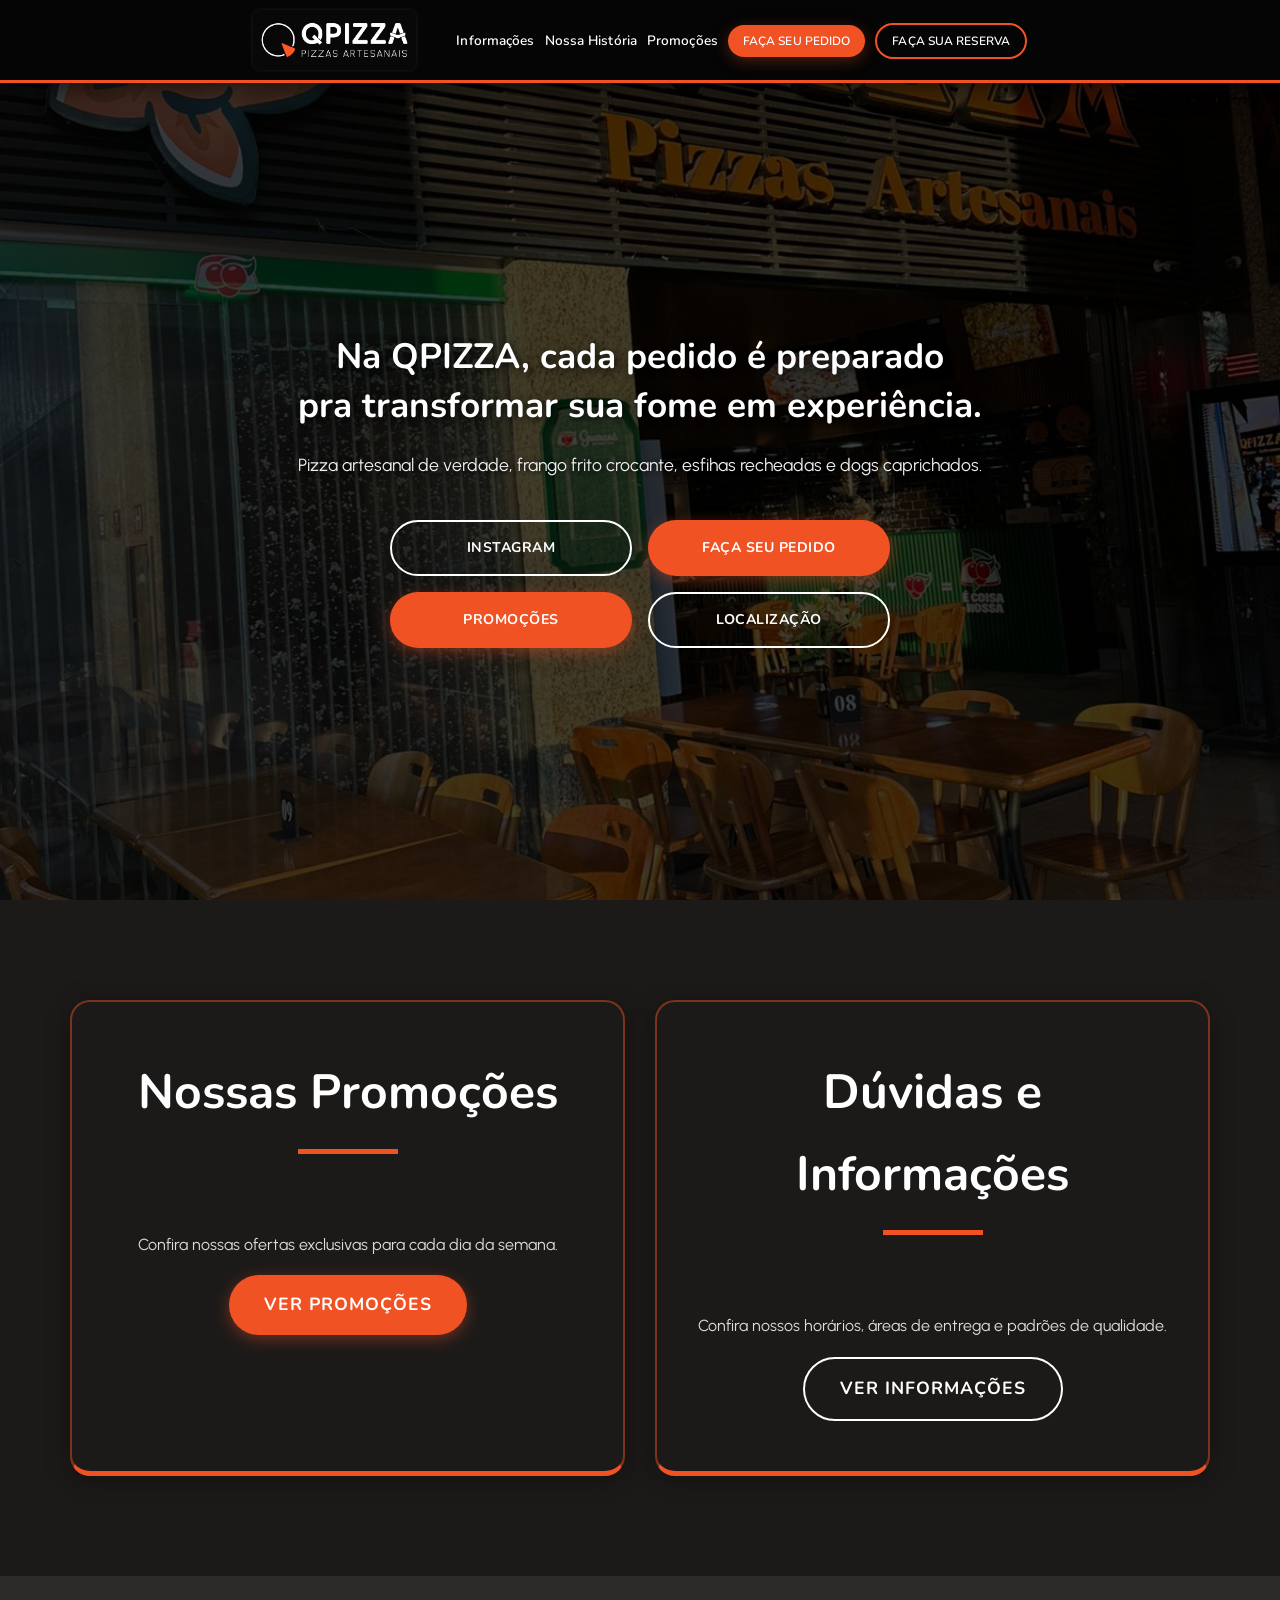
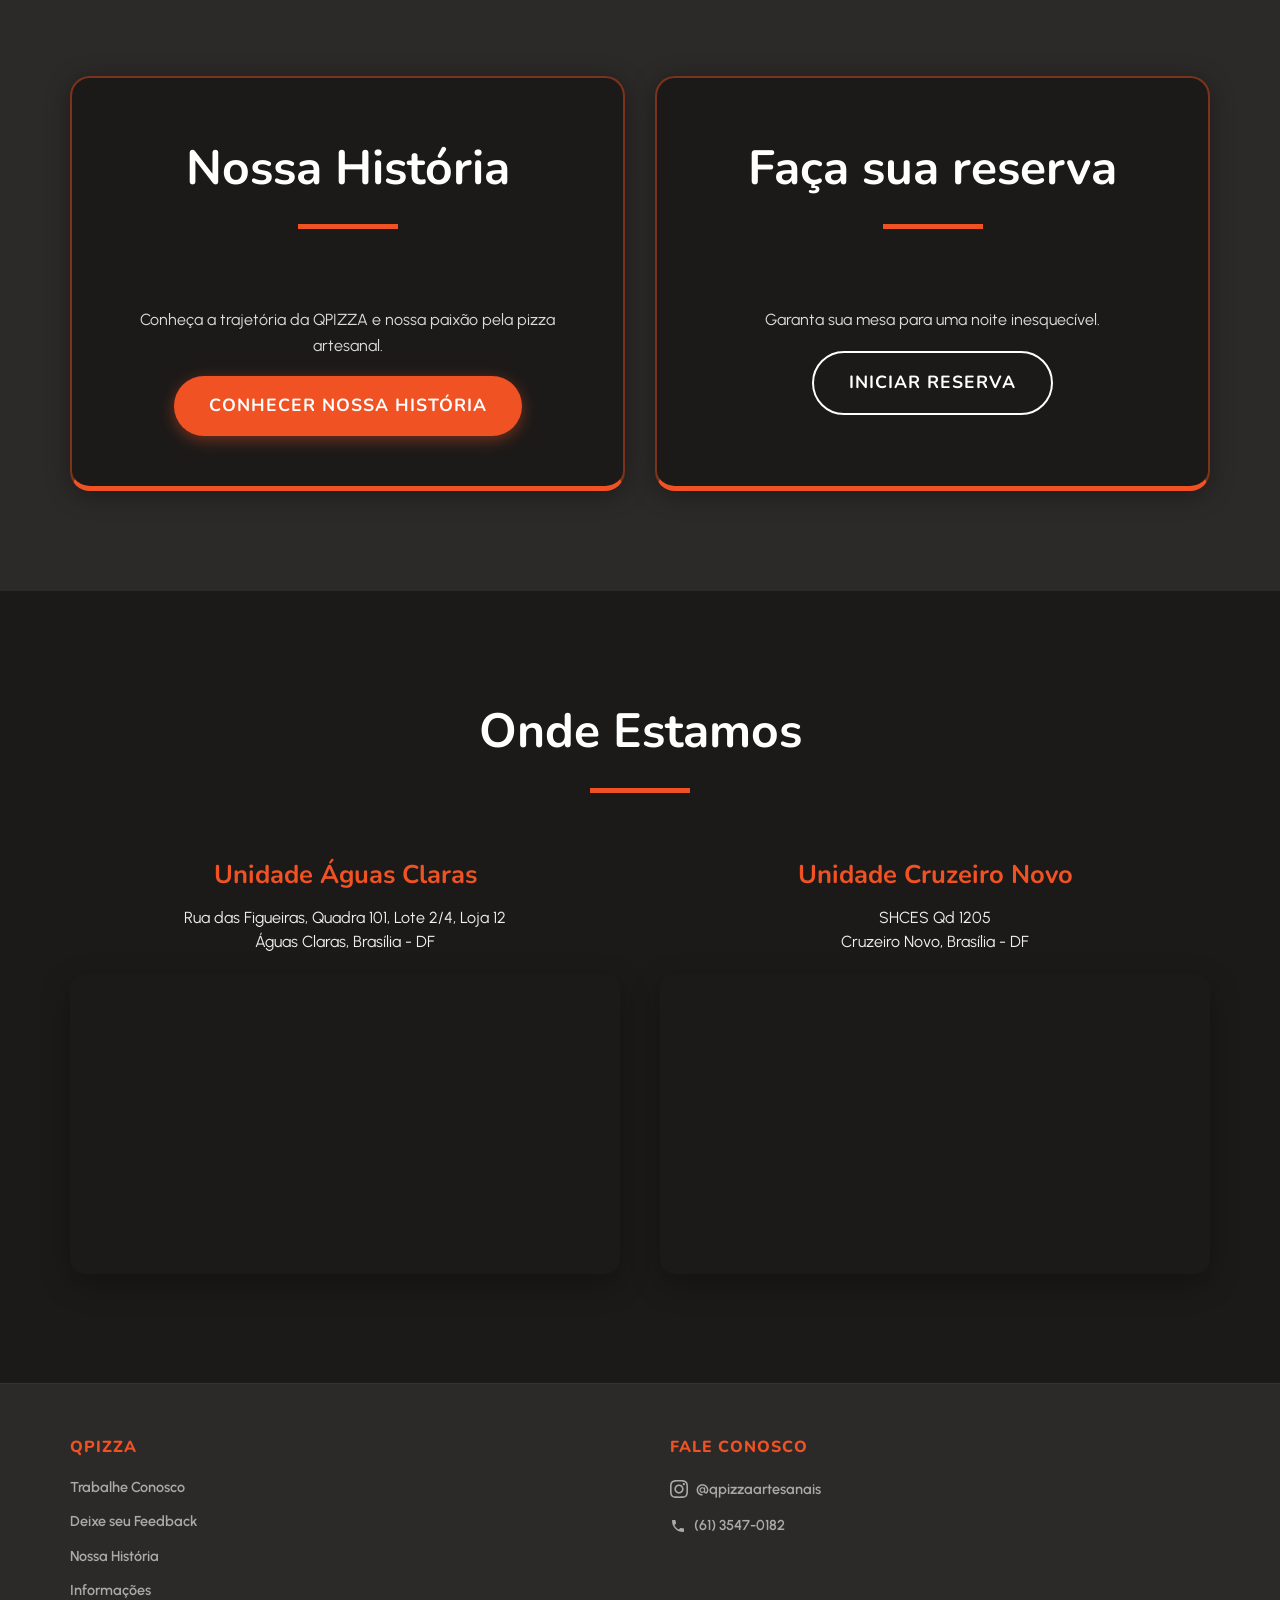
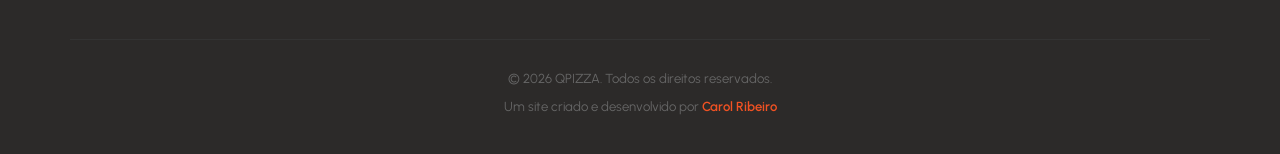
<file: index.html>
<!DOCTYPE html>
<html lang="pt-BR">
<head>
    <meta charset="UTF-8">
    <meta name="viewport" content="width=device-width, initial-scale=1.0">
    <link rel="icon" href="qpizza_favicon.ico">
    <link rel="apple-touch-icon" href="qpizza_favicon-512.png">
    <title>QPIZZA - A Melhor Pizza da Região</title>
    <link rel="stylesheet" href="styles.css">
    <link rel="preconnect" href="https://fonts.googleapis.com">
    <link rel="preconnect" href="https://fonts.gstatic.com" crossorigin>
    <link href="https://fonts.googleapis.com/css2?family=Nunito:wght@700;800&family=Urbanist:wght@400;500;600&display=swap" rel="stylesheet">
</head>
<body>
    <header>
        <div class="container navbar">
            <div class="logo">
                <a href="index.html"><img src="qpizza2.logo.png" alt="QPIZZA Logo"></a>
            </div>
            <nav>
                <ul>
                    <li><a href="informacoes.html">Informações</a></li>
                    <li><a href="historia.html">Nossa História</a></li>
                    <li><a href="promocoes.html">Promoções</a></li>
                    <li><a href="https://qpizza.wabiz.delivery/#!#setStore" target="_blank" class="btn-reserva">Faça seu Pedido</a></li>
                    <li><a href="reserva.html" class="btn-reserva btn-reserva-outline">Faça sua reserva</a></li>
                </ul>
            </nav>
            <div class="menu-toggle" id="mobile-menu">
                <span></span>
                <span></span>
                <span></span>
            </div>
        </div>
    </header>

    <main>
        <section class="hero">
            <div class="container hero-content">
                <h1>Na QPIZZA, cada pedido é preparado<br>pra transformar sua fome em experiência.</h1>
                <p>Pizza artesanal de verdade, frango frito crocante, esfihas recheadas e dogs caprichados.</p>
                <div class="hero-buttons">
                    <a href="https://www.instagram.com/qpizzaartesanais/" target="_blank" class="btn btn-insta">Instagram</a>
                    <a href="https://qpizza.wabiz.delivery/#!#setStore" target="_blank" class="btn btn-app">Faça seu Pedido</a>
                    <a href="promocoes.html" class="btn btn-app">Promoções</a>
                    <a href="#localizacao" class="btn btn-insta">Localização</a>
                </div>
            </div>
        </section>

        <section class="section">
            <div class="container">
                <div class="destaques-grid">
                    <div class="destaque-card destaque-card-marcado">
                        <h2 class="section-title">Nossas Promoções</h2>
                        <p>Confira nossas ofertas exclusivas para cada dia da semana.</p>
                        <a href="promocoes.html" class="btn btn-app">Ver promoções</a>
                    </div>
                    <div class="destaque-card destaque-card-marcado">
                        <h2 class="section-title">Dúvidas e Informações</h2>
                        <p>Confira nossos horários, áreas de entrega e padrões de qualidade.</p>
                        <a href="informacoes.html" class="btn btn-insta">Ver informações</a>
                    </div>
                </div>
            </div>
        </section>

        <section class="section bg-alt">
            <div class="container">
                <div class="destaques-grid">
                    <div class="destaque-card destaque-card-marcado">
                        <h2 class="section-title">Nossa História</h2>
                        <p>Conheça a trajetória da QPIZZA e nossa paixão pela pizza artesanal.</p>
                        <a href="historia.html" class="btn btn-app">Conhecer nossa história</a>
                    </div>
                    <div class="destaque-card destaque-card-marcado">
                        <h2 class="section-title">Faça sua reserva</h2>
                        <p>Garanta sua mesa para uma noite inesquecível.</p>
                        <a href="reserva.html" class="btn btn-insta">Iniciar Reserva</a>
                    </div>
                </div>
            </div>
        </section>

        <section id="localizacao" class="section">
            <div class="container">
                <h2 class="section-title">Onde Estamos</h2>
                <div class="locations-grid">
                    <!-- Unidade Águas Claras -->
                    <div class="location-item">
                        <div class="address">
                            <h3>Unidade Águas Claras</h3>
                            <p>Rua das Figueiras, Quadra 101, Lote 2/4, Loja 12</p>
                            <p>Águas Claras, Brasília - DF</p>
                        </div>
                        <div class="map-container">
                            <iframe 
                                src="https://www.google.com/maps/embed?pb=!1m18!1m12!1m3!1d3838.283187265113!2d-48.0268503!3d-15.8417122!2m3!1f0!2f0!3f0!3m2!1i1024!2i768!4f13.1!3m3!1m2!1s0x935a3311f9535f29%3A0xc6c4f9a742886a11!2sR.%20das%20Figueiras%2C%20101%20-%20%C3%81guas%20Claras%2C%20Bras%C3%ADlia%20-%20DF%2C%2071906-750!5e0!3m2!1spt-BR!2sbr!4v1716300000000!5m2!1spt-BR!2sbr" 
                                width="100%" 
                                height="300" 
                                style="border:0; border-radius: 15px; box-shadow: 0 10px 30px rgba(0,0,0,0.3);" 
                                allowfullscreen="" 
                                loading="lazy" 
                                referrerpolicy="no-referrer-when-downgrade">
                            </iframe>
                        </div>
                    </div>

                    <!-- Unidade Cruzeiro Novo -->
                    <div class="location-item">
                        <div class="address">
                            <h3>Unidade Cruzeiro Novo</h3>
                            <p>SHCES Qd 1205</p>
                            <p>Cruzeiro Novo, Brasília - DF</p>
                        </div>
                        <div class="map-container">
                            <iframe 
                                src="https://maps.google.com/maps?q=SHCES%20Qd%201205%20-%20Cruzeiro%20Novo%2C%20Bras%C3%ADlia%20-%20DF%2C%2070658-250&t=&z=15&ie=UTF8&iwloc=&output=embed" 
                                width="100%" 
                                height="300" 
                                style="border:0; border-radius: 15px; box-shadow: 0 10px 30px rgba(0,0,0,0.3);" 
                                allowfullscreen="" 
                                loading="lazy" 
                                referrerpolicy="no-referrer-when-downgrade">
                            </iframe>
                        </div>
                    </div>
                </div>
            </div>
        </section>

    </main>

    <footer>
        <div class="container">
            <div class="footer-content">
                <div class="footer-links">
                    <span class="footer-heading">QPIZZA</span>
                    <a href="trabalhe-conosco.html">Trabalhe Conosco</a>
                    <a href="feedback.html">Deixe seu Feedback</a>
                    <a href="historia.html">Nossa História</a>
                    <a href="informacoes.html">Informações</a>
                </div>
                <div class="footer-contato">
                    <span class="footer-heading">Fale Conosco</span>
                    <a href="https://www.instagram.com/qpizzaartesanais/" target="_blank" class="footer-insta">
                        <svg xmlns="http://www.w3.org/2000/svg" viewBox="0 0 24 24" width="18" height="18" fill="currentColor"><path d="M12 2.163c3.204 0 3.584.012 4.85.07 3.252.148 4.771 1.691 4.919 4.919.058 1.265.069 1.645.069 4.849 0 3.205-.012 3.584-.069 4.849-.149 3.225-1.664 4.771-4.919 4.919-1.266.058-1.644.07-4.85.07-3.204 0-3.584-.012-4.849-.07-3.26-.149-4.771-1.699-4.919-4.92-.058-1.265-.07-1.644-.07-4.849 0-3.204.013-3.583.07-4.849.149-3.227 1.664-4.771 4.919-4.919 1.266-.057 1.645-.069 4.849-.069zm0-2.163c-3.259 0-3.667.014-4.947.072-4.358.2-6.78 2.618-6.98 6.98-.059 1.281-.073 1.689-.073 4.948 0 3.259.014 3.668.072 4.948.2 4.358 2.618 6.78 6.98 6.98 1.281.058 1.689.072 4.948.072 3.259 0 3.668-.014 4.948-.072 4.354-.2 6.782-2.618 6.979-6.98.059-1.28.073-1.689.073-4.948 0-3.259-.014-3.667-.072-4.947-.196-4.354-2.617-6.78-6.979-6.98-1.281-.059-1.69-.073-4.949-.073zm0 5.838c-3.403 0-6.162 2.759-6.162 6.162s2.759 6.163 6.162 6.163 6.162-2.759 6.162-6.163c0-3.403-2.759-6.162-6.162-6.162zm0 10.162c-2.209 0-4-1.79-4-4 0-2.209 1.791-4 4-4s4 1.791 4 4c0 2.21-1.791 4-4 4zm6.406-11.845c-.796 0-1.441.645-1.441 1.44s.645 1.44 1.441 1.44c.795 0 1.439-.645 1.439-1.44s-.644-1.44-1.439-1.44z"/></svg>
                        @qpizzaartesanais
                    </a>
                    <a href="tel:+556135470182" class="footer-tel">
                        <svg xmlns="http://www.w3.org/2000/svg" viewBox="0 0 24 24" width="16" height="16" fill="currentColor"><path d="M6.62 10.79c1.44 2.83 3.76 5.14 6.59 6.59l2.2-2.2c.27-.27.67-.36 1.02-.24 1.12.37 2.33.57 3.57.57.55 0 1 .45 1 1V20c0 .55-.45 1-1 1-9.39 0-17-7.61-17-17 0-.55.45-1 1-1h3.5c.55 0 1 .45 1 1 0 1.25.2 2.45.57 3.57.11.35.03.74-.25 1.02l-2.2 2.2z"/></svg>
                        (61) 3547-0182
                    </a>
                </div>
            </div>
            <div class="footer-bottom">
                <p>&copy; 2026 QPIZZA. Todos os direitos reservados.</p>
                <p>Um site criado e desenvolvido por <a href="https://www.instagram.com/carolribeirodev/" target="_blank">Carol Ribeiro</a></p>
            </div>
        </div>
    </footer>

    <script>
        // Menu Mobile
        const menuToggle = document.getElementById('mobile-menu');
        const nav = document.querySelector('nav ul');
        menuToggle.addEventListener('click', () => {
            nav.classList.toggle('active');
            menuToggle.classList.toggle('active');
        });
        nav.querySelectorAll('a').forEach(a => a.addEventListener('click', () => {
            nav.classList.remove('active');
            menuToggle.classList.remove('active');
        }));

    </script>
</body>
</html>
</file>
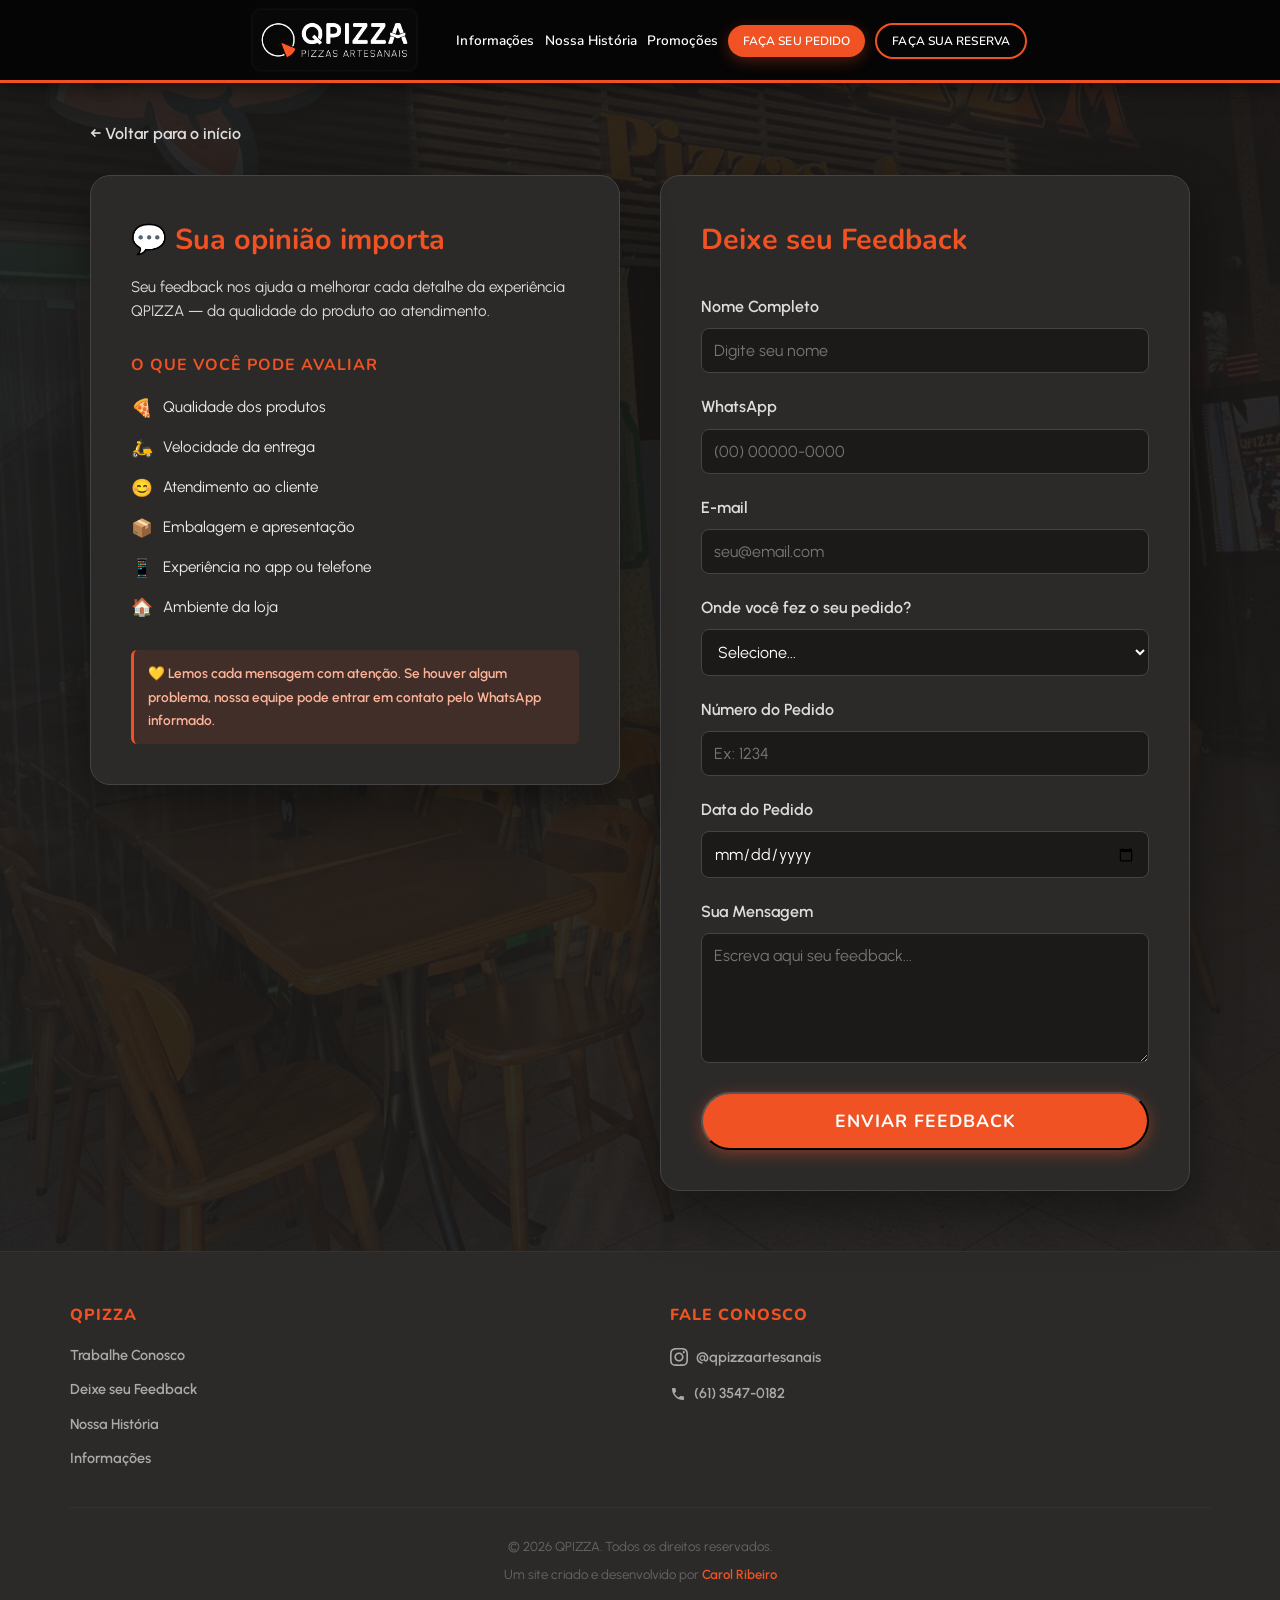
<file: feedback.html>
<!DOCTYPE html>
<html lang="pt-BR">
<head>
    <meta charset="UTF-8">
    <meta name="viewport" content="width=device-width, initial-scale=1.0">
    <link rel="icon" href="qpizza_favicon.ico">
    <link rel="apple-touch-icon" href="qpizza_favicon-512.png">
    <title>Feedback - QPIZZA</title>
    <link rel="stylesheet" href="styles.css">
    <link rel="preconnect" href="https://fonts.googleapis.com">
    <link rel="preconnect" href="https://fonts.gstatic.com" crossorigin>
    <link href="https://fonts.googleapis.com/css2?family=Nunito:wght@700;800&family=Urbanist:wght@400;500;600&display=swap" rel="stylesheet">
    <style>
        .feedback-page {
            min-height: 100vh;
            padding: 120px 20px 60px;
            background: linear-gradient(rgba(28, 26, 25, 0.92), rgba(28, 26, 25, 0.92)), url('fundo site.jpeg') center/cover no-repeat fixed;
        }
        .feedback-container {
            max-width: 1100px;
            margin: 0 auto;
        }
        .feedback-layout {
            display: grid;
            grid-template-columns: 1fr 1fr;
            gap: 40px;
            align-items: start;
        }
        .feedback-info {
            background-color: var(--bg-alt);
            border-radius: 20px;
            padding: 40px;
            border: 1px solid #444;
            box-shadow: 0 20px 50px rgba(0,0,0,0.4);
            position: sticky;
            top: 110px;
        }
        .feedback-info h2 {
            color: var(--brand-orange);
            font-size: 1.8rem;
            margin-bottom: 10px;
        }
        .feedback-info .subtitulo {
            color: var(--text-muted);
            font-size: 0.95rem;
            margin-bottom: 28px;
            line-height: 1.6;
        }
        .feedback-topicos-titulo {
            color: var(--brand-orange);
            font-family: 'Nunito', sans-serif;
            font-weight: 700;
            font-size: 1rem;
            margin-bottom: 14px;
            text-transform: uppercase;
            letter-spacing: 1px;
        }
        .feedback-topicos {
            list-style: none;
            display: flex;
            flex-direction: column;
            gap: 10px;
            margin-bottom: 28px;
        }
        .feedback-topicos li {
            color: #eee;
            font-size: 0.95rem;
            display: flex;
            align-items: center;
            gap: 10px;
        }
        .feedback-topicos li span.icone {
            font-size: 1.1rem;
            flex-shrink: 0;
        }
        .feedback-aviso {
            background: rgba(241,82,35,0.1);
            border-left: 3px solid var(--brand-orange);
            color: #ffb49a;
            font-size: 0.85rem;
            font-weight: 600;
            padding: 12px 14px;
            border-radius: 6px;
        }
        .feedback-form-box {
            background-color: var(--bg-alt);
            border-radius: 20px;
            padding: 40px;
            border: 1px solid #444;
            box-shadow: 0 20px 50px rgba(0,0,0,0.4);
        }
        .feedback-form-box h2 {
            color: var(--brand-orange);
            font-size: 1.8rem;
            margin-bottom: 28px;
        }
        .back-link {
            display: inline-block;
            margin-bottom: 28px;
            color: var(--text-muted);
            text-decoration: none;
            font-weight: 600;
            transition: var(--transition);
        }
        .back-link:hover {
            color: var(--brand-orange);
        }
        textarea {
            width: 100%;
            padding: 12px;
            border-radius: 8px;
            border: 1px solid #444;
            background-color: #1c1a19;
            color: #fff;
            font-family: inherit;
            font-size: 1rem;
            resize: vertical;
            min-height: 130px;
        }
        textarea:focus {
            outline: none;
            border-color: var(--brand-orange);
        }
        @media (max-width: 768px) {
            .feedback-page {
                padding: 100px 12px 60px;
                overflow-x: hidden;
            }
            .feedback-container {
                width: 100%;
                max-width: 100%;
            }
            .feedback-layout {
                grid-template-columns: 1fr;
                gap: 20px;
                width: 100%;
            }
            .feedback-info {
                position: static;
                padding: 24px 16px;
                width: 100%;
                box-sizing: border-box;
            }
            .feedback-form-box {
                padding: 24px 16px;
                width: 100%;
                box-sizing: border-box;
            }
            .feedback-info h2,
            .feedback-form-box h2 {
                font-size: 1.4rem;
                word-break: break-word;
            }
            .feedback-topicos li {
                font-size: 0.9rem;
            }
            .feedback-aviso {
                font-size: 0.82rem;
            }
        }
        @media (max-width: 768px) {
            .feedback-form-box input,
            .feedback-form-box select,
            .feedback-form-box textarea {
                width: 100%;
                max-width: 100%;
                box-sizing: border-box;
                font-size: 16px;
            }
        }
    </style>
</head>
<body>
    <header>
        <div class="container navbar">
            <div class="logo">
                <a href="index.html"><img src="qpizza2.logo.png" alt="QPIZZA Logo"></a>
            </div>
            <nav>
                <ul>
                    <li><a href="informacoes.html">Informações</a></li>
                    <li><a href="historia.html">Nossa História</a></li>
                    <li><a href="promocoes.html">Promoções</a></li>
                    <li><a href="https://qpizza.wabiz.delivery/#!#setStore" target="_blank" class="btn-reserva">Faça seu Pedido</a></li>
                    <li><a href="reserva.html" class="btn-reserva btn-reserva-outline">Faça sua reserva</a></li>
                </ul>
            </nav>
            <div class="menu-toggle" id="mobile-menu">
                <span></span>
                <span></span>
                <span></span>
            </div>
        </div>
    </header>

    <main class="feedback-page">
        <div class="feedback-container">
            <a href="index.html" class="back-link">&larr; Voltar para o início</a>

            <div id="feedback-step-form">
                <div class="feedback-layout">
                    <div class="feedback-info">
                        <h2>💬 Sua opinião importa</h2>
                        <p class="subtitulo">Seu feedback nos ajuda a melhorar cada detalhe da experiência QPIZZA — da qualidade do produto ao atendimento.</p>

                        <p class="feedback-topicos-titulo">O que você pode avaliar</p>
                        <ul class="feedback-topicos">
                            <li><span class="icone">🍕</span> Qualidade dos produtos</li>
                            <li><span class="icone">🛵</span> Velocidade da entrega</li>
                            <li><span class="icone">😊</span> Atendimento ao cliente</li>
                            <li><span class="icone">📦</span> Embalagem e apresentação</li>
                            <li><span class="icone">📱</span> Experiência no app ou telefone</li>
                            <li><span class="icone">🏠</span> Ambiente da loja</li>
                        </ul>

                        <div class="feedback-aviso">
                            💛 Lemos cada mensagem com atenção. Se houver algum problema, nossa equipe pode entrar em contato pelo WhatsApp informado.
                        </div>
                    </div>

                    <div class="feedback-form-box">
                        <h2>Deixe seu Feedback</h2>
                        <form id="form-feedback" action="https://formspree.io/f/mykvdnrj" method="POST">
                            <input type="hidden" name="_subject" value="Novo Feedback — QPizza">
                            <div class="form-group">
                                <label for="nome_feedback">Nome Completo</label>
                                <input type="text" id="nome_feedback" name="nome_completo" required placeholder="Digite seu nome">
                            </div>
                            <div class="form-group">
                                <label for="whatsapp_feedback">WhatsApp</label>
                                <input type="tel" id="whatsapp_feedback" name="whatsapp" required placeholder="(00) 00000-0000">
                            </div>
                            <div class="form-group">
                                <label for="email_feedback">E-mail</label>
                                <input type="email" id="email_feedback" name="email" required placeholder="seu@email.com">
                            </div>
                            <div class="form-group">
                                <label for="canal">Onde você fez o seu pedido?</label>
                                <select id="canal" name="canal_pedido" required>
                                    <option value="" disabled selected>Selecione...</option>
                                    <option value="App Qpizza">App Qpizza</option>
                                    <option value="iFood">iFood</option>
                                    <option value="Telefone">Telefone</option>
                                    <option value="Retirada Balcão">Retirada Balcão</option>
                                    <option value="Presencial Consumo na Loja">Presencial Consumo na Loja</option>
                                </select>
                            </div>
                            <div class="form-group">
                                <label for="numero_pedido">Número do Pedido</label>
                                <input type="text" id="numero_pedido" name="numero_pedido" placeholder="Ex: 1234">
                            </div>
                            <div class="form-group">
                                <label for="data_pedido">Data do Pedido</label>
                                <input type="date" id="data_pedido" name="data_pedido" required>
                            </div>
                            <div class="form-group">
                                <label for="mensagem_feedback">Sua Mensagem</label>
                                <textarea id="mensagem_feedback" name="mensagem" required placeholder="Escreva aqui seu feedback..."></textarea>
                            </div>
                            <button type="submit" class="btn btn-app w-100">Enviar Feedback</button>
                        </form>
                    </div>
                </div>
            </div>

            <div id="feedback-step-confirm" style="display: none;" class="text-center">
                <div class="success-icon">✅</div>
                <h2>Obrigado pelo seu Feedback!</h2>
                <p>Sua mensagem foi enviada com sucesso e é muito importante para nós.</p>
                <a href="index.html" class="btn btn-insta" style="margin-top: 30px;">Voltar para o início</a>
            </div>
        </div>
    </main>

    <footer>
        <div class="container">
            <div class="footer-content">
                <div class="footer-links">
                    <span class="footer-heading">QPIZZA</span>
                    <a href="trabalhe-conosco.html">Trabalhe Conosco</a>
                    <a href="feedback.html">Deixe seu Feedback</a>
                    <a href="historia.html">Nossa História</a>
                    <a href="informacoes.html">Informações</a>
                </div>
                <div class="footer-contato">
                    <span class="footer-heading">Fale Conosco</span>
                    <a href="https://www.instagram.com/qpizzaartesanais/" target="_blank" class="footer-insta">
                        <svg xmlns="http://www.w3.org/2000/svg" viewBox="0 0 24 24" width="18" height="18" fill="currentColor"><path d="M12 2.163c3.204 0 3.584.012 4.85.07 3.252.148 4.771 1.691 4.919 4.919.058 1.265.069 1.645.069 4.849 0 3.205-.012 3.584-.069 4.849-.149 3.225-1.664 4.771-4.919 4.919-1.266.058-1.644.07-4.85.07-3.204 0-3.584-.012-4.849-.07-3.26-.149-4.771-1.699-4.919-4.92-.058-1.265-.07-1.644-.07-4.849 0-3.204.013-3.583.07-4.849.149-3.227 1.664-4.771 4.919-4.919 1.266-.057 1.645-.069 4.849-.069zm0-2.163c-3.259 0-3.667.014-4.947.072-4.358.2-6.78 2.618-6.98 6.98-.059 1.281-.073 1.689-.073 4.948 0 3.259.014 3.668.072 4.948.2 4.358 2.618 6.78 6.98 6.98 1.281.058 1.689.072 4.948.072 3.259 0 3.668-.014 4.948-.072 4.354-.2 6.782-2.618 6.979-6.98.059-1.28.073-1.689.073-4.948 0-3.259-.014-3.667-.072-4.947-.196-4.354-2.617-6.78-6.979-6.98-1.281-.059-1.69-.073-4.949-.073zm0 5.838c-3.403 0-6.162 2.759-6.162 6.162s2.759 6.163 6.162 6.163 6.162-2.759 6.162-6.163c0-3.403-2.759-6.162-6.162-6.162zm0 10.162c-2.209 0-4-1.79-4-4 0-2.209 1.791-4 4-4s4 1.791 4 4c0 2.21-1.791 4-4 4zm6.406-11.845c-.796 0-1.441.645-1.441 1.44s.645 1.44 1.441 1.44c.795 0 1.439-.645 1.439-1.44s-.644-1.44-1.439-1.44z"/></svg>
                        @qpizzaartesanais
                    </a>
                    <a href="tel:+556135470182" class="footer-tel">
                        <svg xmlns="http://www.w3.org/2000/svg" viewBox="0 0 24 24" width="16" height="16" fill="currentColor"><path d="M6.62 10.79c1.44 2.83 3.76 5.14 6.59 6.59l2.2-2.2c.27-.27.67-.36 1.02-.24 1.12.37 2.33.57 3.57.57.55 0 1 .45 1 1V20c0 .55-.45 1-1 1-9.39 0-17-7.61-17-17 0-.55.45-1 1-1h3.5c.55 0 1 .45 1 1 0 1.25.2 2.45.57 3.57.11.35.03.74-.25 1.02l-2.2 2.2z"/></svg>
                        (61) 3547-0182
                    </a>
                </div>
            </div>
            <div class="footer-bottom">
                <p>&copy; 2026 QPIZZA. Todos os direitos reservados.</p>
                <p>Um site criado e desenvolvido por <a href="https://www.instagram.com/carolribeirodev/" target="_blank">Carol Ribeiro</a></p>
            </div>
        </div>
    </footer>

    <script>
        // Menu Mobile
        const menuToggle = document.getElementById('mobile-menu');
        const nav = document.querySelector('nav ul');
        menuToggle.addEventListener('click', () => {
            nav.classList.toggle('active');
            menuToggle.classList.toggle('active');
        });
        nav.querySelectorAll('a').forEach(a => a.addEventListener('click', () => {
            nav.classList.remove('active');
            menuToggle.classList.remove('active');
        }));

        const form = document.getElementById('form-feedback');
        const formStep = document.getElementById('feedback-step-form');
        const confirmStep = document.getElementById('feedback-step-confirm');
        const submitBtn = form.querySelector('button[type="submit"]');

        form.addEventListener('submit', async (e) => {
            e.preventDefault();
            submitBtn.disabled = true;
            submitBtn.textContent = 'Enviando...';

            try {
                const response = await fetch(form.action, {
                    method: 'POST',
                    body: new FormData(form),
                    headers: { 'Accept': 'application/json' }
                });

                if (response.ok) {
                    formStep.style.display = 'none';
                    confirmStep.style.display = 'block';
                    window.scrollTo(0, 0);
                } else {
                    submitBtn.disabled = false;
                    submitBtn.textContent = 'Enviar Feedback';
                    alert('Erro ao enviar. Tente novamente.');
                }
            } catch {
                submitBtn.disabled = false;
                submitBtn.textContent = 'Enviar Feedback';
                alert('Erro ao enviar. Verifique sua conexão.');
            }
        });

    </script>
</body>
</html>
</file>
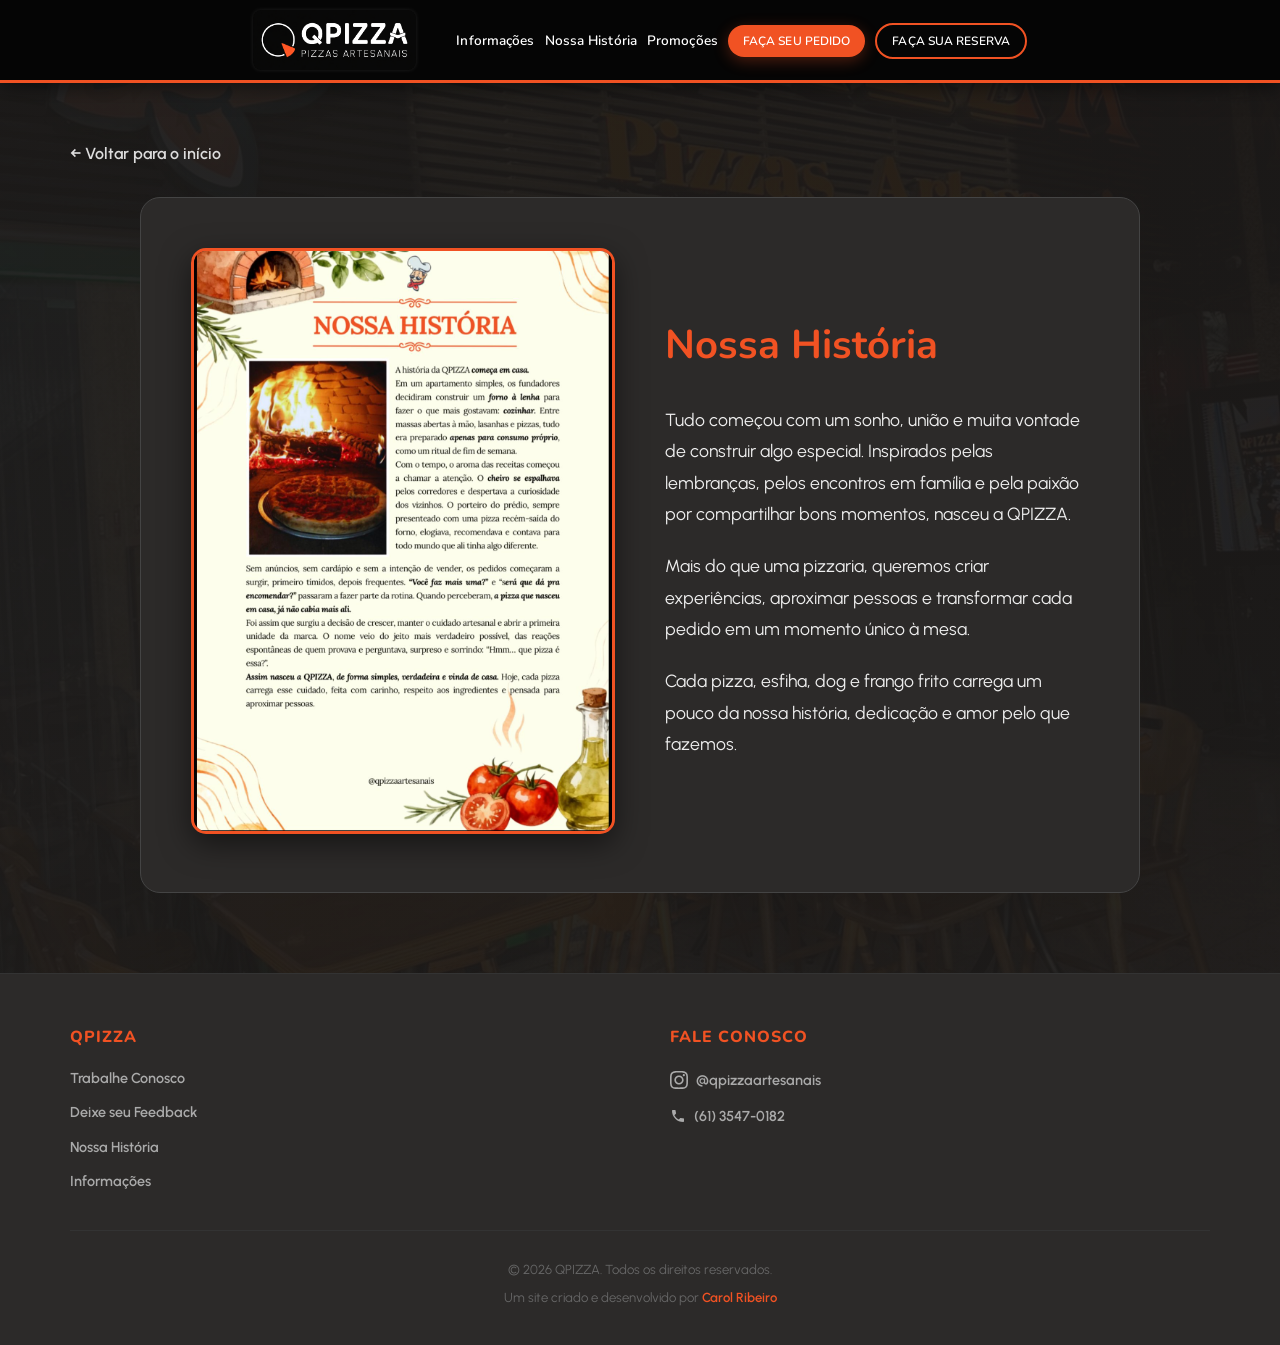
<file: historia.html>
<!DOCTYPE html>
<html lang="pt-BR">
<head>
    <meta charset="UTF-8">
    <meta name="viewport" content="width=device-width, initial-scale=1.0">
    <link rel="icon" href="qpizza_favicon.ico">
    <link rel="apple-touch-icon" href="qpizza_favicon-512.png">
    <title>Nossa História - QPIZZA</title>
    <link rel="stylesheet" href="styles.css">
    <link rel="preconnect" href="https://fonts.googleapis.com">
    <link rel="preconnect" href="https://fonts.gstatic.com" crossorigin>
    <link href="https://fonts.googleapis.com/css2?family=Nunito:wght@700;800&family=Urbanist:wght@400;500;600&display=swap" rel="stylesheet">
    <style>
        .historia-page {
            min-height: 100vh;
            padding: 140px 20px 80px;
            background: linear-gradient(rgba(28, 26, 25, 0.95), rgba(28, 26, 25, 0.95)), url('fundo site.jpeg') center/cover no-repeat fixed;
        }
        .historia-content {
            background-color: var(--bg-alt);
            padding: 50px;
            border-radius: 20px;
            max-width: 1000px;
            margin: 0 auto;
            border: 1px solid #444;
        }
        .historia-flex {
            display: flex;
            gap: 50px;
            align-items: center;
            flex-wrap: wrap;
        }
        .historia-image {
            flex: 1;
            min-width: min(300px, 100%);
        }
        .historia-image img {
            width: 100%;
            border-radius: 15px;
            box-shadow: 0 10px 30px rgba(0,0,0,0.5);
            border: 3px solid var(--brand-orange);
        }
        .historia-text {
            flex: 1;
            min-width: min(300px, 100%);
        }
        .historia-text h2 {
            color: var(--brand-orange);
            font-size: 2.5rem;
            margin-bottom: 25px;
        }
        .historia-text p {
            font-size: 1.1rem;
            margin-bottom: 20px;
            line-height: 1.8;
            color: #eee;
        }
        .back-btn {
            display: inline-block;
            margin-bottom: 30px;
            color: var(--text-muted);
            text-decoration: none;
            font-weight: 600;
            transition: var(--transition);
        }
        .back-btn:hover {
            color: var(--brand-orange);
        }
        @media (max-width: 768px) {
            .historia-page {
                padding: 100px 16px 60px;
            }
            .historia-content {
                padding: 30px 20px;
            }
            .historia-flex {
                gap: 30px;
            }
            .historia-text h2 {
                font-size: 1.8rem;
            }
            .historia-text p {
                font-size: 1rem;
            }
        }
    </style>
</head>
<body>
    <header>
        <div class="container navbar">
            <div class="logo">
                <a href="index.html"><img src="qpizza2.logo.png" alt="QPIZZA Logo"></a>
            </div>
            <nav>
                <ul>
                    <li><a href="informacoes.html">Informações</a></li>
                    <li><a href="historia.html">Nossa História</a></li>
                    <li><a href="promocoes.html">Promoções</a></li>
                    <li><a href="https://qpizza.wabiz.delivery/#!#setStore" target="_blank" class="btn-reserva">Faça seu Pedido</a></li>
                    <li><a href="reserva.html" class="btn-reserva btn-reserva-outline">Faça sua reserva</a></li>
                </ul>
            </nav>
            <div class="menu-toggle" id="mobile-menu">
                <span></span>
                <span></span>
                <span></span>
            </div>
        </div>
    </header>

    <main class="historia-page">
        <div class="container">
            <a href="index.html" class="back-btn">&larr; Voltar para o início</a>
            
            <div class="historia-content">
                <div class="historia-flex">
                    <div class="historia-image">
                        <img src="Nossa história.jpeg" alt="Imagem da Nossa História">
                    </div>
                    <div class="historia-text">
                        <h2>Nossa História</h2>
                        <p>Tudo começou com um sonho, união e muita vontade de construir algo especial. Inspirados pelas lembranças, pelos encontros em família e pela paixão por compartilhar bons momentos, nasceu a QPIZZA.</p>
                        <p>Mais do que uma pizzaria, queremos criar experiências, aproximar pessoas e transformar cada pedido em um momento único à mesa.</p>
                        <p>Cada pizza, esfiha, dog e frango frito carrega um pouco da nossa história, dedicação e amor pelo que fazemos.</p>
                    </div>
                </div>
            </div>
        </div>
    </main>

    <footer>
        <div class="container">
            <div class="footer-content">
                <div class="footer-links">
                    <span class="footer-heading">QPIZZA</span>
                    <a href="trabalhe-conosco.html">Trabalhe Conosco</a>
                    <a href="feedback.html">Deixe seu Feedback</a>
                    <a href="historia.html">Nossa História</a>
                    <a href="informacoes.html">Informações</a>
                </div>
                <div class="footer-contato">
                    <span class="footer-heading">Fale Conosco</span>
                    <a href="https://www.instagram.com/qpizzaartesanais/" target="_blank" class="footer-insta">
                        <svg xmlns="http://www.w3.org/2000/svg" viewBox="0 0 24 24" width="18" height="18" fill="currentColor"><path d="M12 2.163c3.204 0 3.584.012 4.85.07 3.252.148 4.771 1.691 4.919 4.919.058 1.265.069 1.645.069 4.849 0 3.205-.012 3.584-.069 4.849-.149 3.225-1.664 4.771-4.919 4.919-1.266.058-1.644.07-4.85.07-3.204 0-3.584-.012-4.849-.07-3.26-.149-4.771-1.699-4.919-4.92-.058-1.265-.07-1.644-.07-4.849 0-3.204.013-3.583.07-4.849.149-3.227 1.664-4.771 4.919-4.919 1.266-.057 1.645-.069 4.849-.069zm0-2.163c-3.259 0-3.667.014-4.947.072-4.358.2-6.78 2.618-6.98 6.98-.059 1.281-.073 1.689-.073 4.948 0 3.259.014 3.668.072 4.948.2 4.358 2.618 6.78 6.98 6.98 1.281.058 1.689.072 4.948.072 3.259 0 3.668-.014 4.948-.072 4.354-.2 6.782-2.618 6.979-6.98.059-1.28.073-1.689.073-4.948 0-3.259-.014-3.667-.072-4.947-.196-4.354-2.617-6.78-6.979-6.98-1.281-.059-1.69-.073-4.949-.073zm0 5.838c-3.403 0-6.162 2.759-6.162 6.162s2.759 6.163 6.162 6.163 6.162-2.759 6.162-6.163c0-3.403-2.759-6.162-6.162-6.162zm0 10.162c-2.209 0-4-1.79-4-4 0-2.209 1.791-4 4-4s4 1.791 4 4c0 2.21-1.791 4-4 4zm6.406-11.845c-.796 0-1.441.645-1.441 1.44s.645 1.44 1.441 1.44c.795 0 1.439-.645 1.439-1.44s-.644-1.44-1.439-1.44z"/></svg>
                        @qpizzaartesanais
                    </a>
                    <a href="tel:+556135470182" class="footer-tel">
                        <svg xmlns="http://www.w3.org/2000/svg" viewBox="0 0 24 24" width="16" height="16" fill="currentColor"><path d="M6.62 10.79c1.44 2.83 3.76 5.14 6.59 6.59l2.2-2.2c.27-.27.67-.36 1.02-.24 1.12.37 2.33.57 3.57.57.55 0 1 .45 1 1V20c0 .55-.45 1-1 1-9.39 0-17-7.61-17-17 0-.55.45-1 1-1h3.5c.55 0 1 .45 1 1 0 1.25.2 2.45.57 3.57.11.35.03.74-.25 1.02l-2.2 2.2z"/></svg>
                        (61) 3547-0182
                    </a>
                </div>
            </div>
            <div class="footer-bottom">
                <p>&copy; 2026 QPIZZA. Todos os direitos reservados.</p>
                <p>Um site criado e desenvolvido por <a href="https://www.instagram.com/carolribeirodev/" target="_blank">Carol Ribeiro</a></p>
            </div>
        </div>
    </footer>

    <script>
        // Menu Mobile
        const menuToggle = document.getElementById('mobile-menu');
        const nav = document.querySelector('nav ul');
        menuToggle.addEventListener('click', () => {
            nav.classList.toggle('active');
            menuToggle.classList.toggle('active');
        });
        nav.querySelectorAll('a').forEach(a => a.addEventListener('click', () => {
            nav.classList.remove('active');
            menuToggle.classList.remove('active');
        }));

    </script>
</body>
</html>
</file>
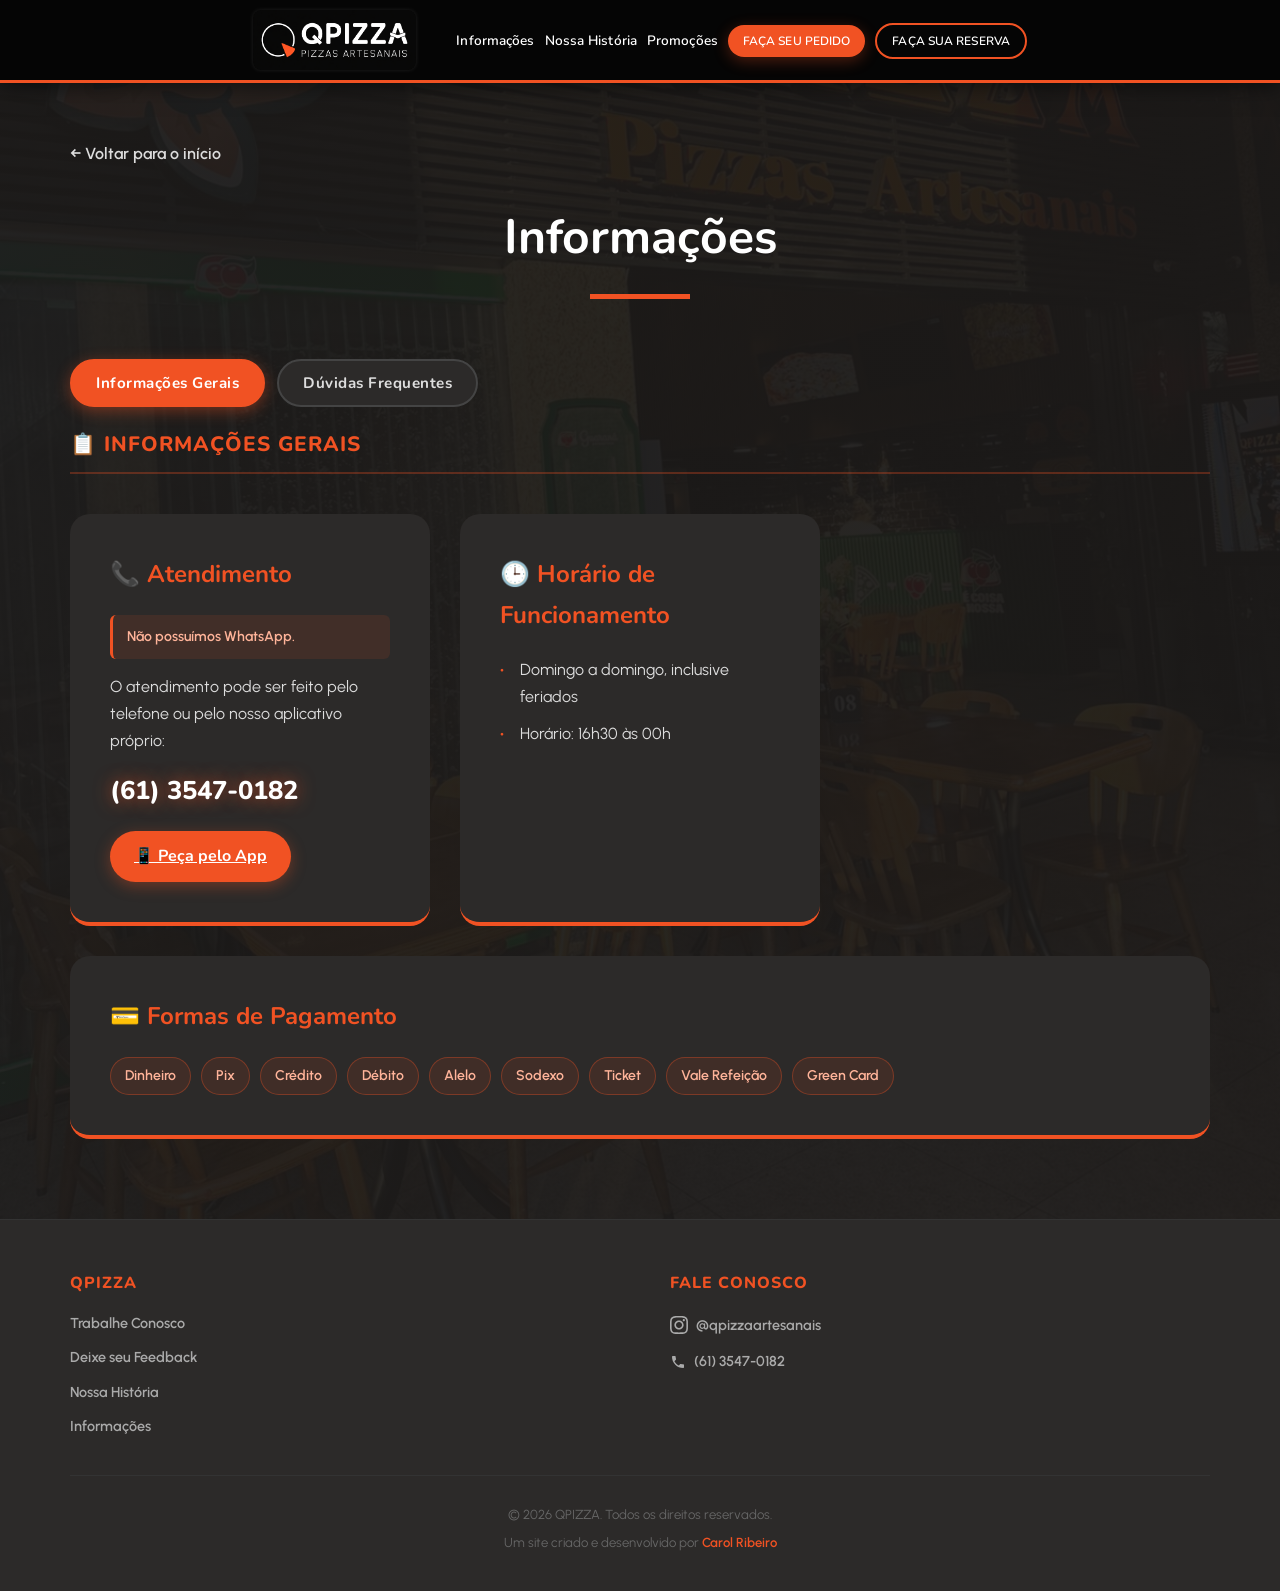
<file: informacoes.html>
<!DOCTYPE html>
<html lang="pt-BR">
<head>
    <meta charset="UTF-8">
    <meta name="viewport" content="width=device-width, initial-scale=1.0">
    <link rel="icon" href="qpizza_favicon.ico">
    <link rel="apple-touch-icon" href="qpizza_favicon-512.png">
    <title>Informações - QPIZZA</title>
    <link rel="stylesheet" href="styles.css">
    <link rel="preconnect" href="https://fonts.googleapis.com">
    <link rel="preconnect" href="https://fonts.gstatic.com" crossorigin>
    <link href="https://fonts.googleapis.com/css2?family=Nunito:wght@700;800&family=Urbanist:wght@400;500;600&display=swap" rel="stylesheet">
    <style>
        .info-page {
            min-height: 100vh;
            padding: 140px 20px 80px;
            background: linear-gradient(rgba(28, 26, 25, 0.95), rgba(28, 26, 25, 0.95)), url('fundo site.jpeg') center/cover no-repeat fixed;
        }
        .info-grid {
            display: grid;
            grid-template-columns: repeat(auto-fit, minmax(300px, 1fr));
            gap: 30px;
            margin-top: 40px;
        }
        .info-card {
            background-color: var(--bg-alt);
            padding: 40px;
            border-radius: 20px;
            border-bottom: 4px solid var(--brand-orange);
            transition: var(--transition);
        }
        .info-card:hover {
            transform: translateY(-5px);
            box-shadow: 0 10px 30px rgba(0,0,0,0.5);
        }
        .info-card h3 {
            color: var(--brand-orange);
            margin-bottom: 20px;
            font-size: 1.5rem;
            display: flex;
            align-items: center;
            gap: 10px;
        }
        .info-card p {
            margin-bottom: 15px;
            color: #ddd;
        }
        .info-card ul {
            list-style: none;
            color: #ddd;
        }
        .info-card ul li {
            margin-bottom: 10px;
            padding-left: 20px;
            position: relative;
        }
        .info-card ul li::before {
            content: '•';
            color: var(--brand-orange);
            position: absolute;
            left: 0;
            font-weight: bold;
        }
        .back-btn {
            display: inline-block;
            margin-bottom: 30px;
            color: var(--text-muted);
            text-decoration: none;
            font-weight: 600;
            transition: var(--transition);
        }
        .back-btn:hover {
            color: var(--brand-orange);
        }
        .info-bloco-title {
            font-family: 'Nunito', sans-serif;
            font-size: 1.3rem;
            font-weight: 800;
            color: var(--brand-orange);
            letter-spacing: 1px;
            text-transform: uppercase;
            margin-top: 20px;
            padding-bottom: 10px;
            border-bottom: 2px solid rgba(241,82,35,0.3);
        }
        .info-card-wide {
            grid-column: 1 / -1;
        }
        .info-aviso {
            background-color: rgba(241, 82, 35, 0.1);
            border-left: 3px solid var(--brand-orange);
            color: #ffb49a;
            font-size: 0.88rem;
            font-weight: 600;
            padding: 10px 14px;
            border-radius: 6px;
        }
        .info-destaque {
            font-family: 'Nunito', sans-serif;
            font-size: 1.6rem;
            font-weight: 800;
            color: #fff;
            text-shadow: 0 0 18px rgba(241, 82, 35, 0.7);
            margin-top: 10px;
        }
        .pagamento-grid {
            display: flex;
            flex-wrap: wrap;
            gap: 10px;
            margin-top: 10px;
        }
        .pagamento-tag {
            background-color: rgba(241, 82, 35, 0.1);
            border: 1px solid rgba(241, 82, 35, 0.35);
            color: #ffb49a;
            font-size: 0.88rem;
            font-weight: 600;
            padding: 6px 14px;
            border-radius: 50px;
        }
        .trem-grid {
            display: grid;
            grid-template-columns: repeat(4, 1fr);
            gap: 16px;
            margin-top: 10px;
        }
        .trem-item {
            background: rgba(241, 82, 35, 0.08);
            border: 1px solid rgba(241, 82, 35, 0.25);
            border-radius: 14px;
            padding: 20px 10px;
            text-align: center;
            display: flex;
            flex-direction: column;
            gap: 6px;
        }
        .trem-numero {
            font-family: 'Nunito', sans-serif;
            font-size: 2rem;
            font-weight: 800;
            color: #fff;
            text-shadow: 0 0 18px rgba(241, 82, 35, 0.7);
        }
        .trem-label {
            font-size: 0.85rem;
            color: var(--text-muted);
            text-transform: uppercase;
            letter-spacing: 1px;
        }
        @media (max-width: 768px) {
            .info-page {
                padding: 100px 16px 60px;
            }
            .categorias {
                gap: 8px;
            }
            .categoria-btn {
                padding: 10px 16px;
                font-size: 0.85rem;
                flex: 1 1 calc(50% - 4px);
                text-align: center;
            }
            .info-grid {
                grid-template-columns: 1fr;
            }
            .info-card {
                padding: 25px 20px;
            }
            .trem-grid {
                grid-template-columns: repeat(2, 1fr);
            }
        }
        @media (max-width: 480px) {
            .categoria-btn {
                flex: 1 1 100%;
            }
        }
        .btn-peca-app {
            display: inline-flex;
            align-items: center;
            gap: 8px;
            margin-top: 18px;
            background: var(--brand-orange);
            color: #fff;
            border: none;
            border-radius: 50px;
            padding: 12px 24px;
            font-family: 'Nunito', sans-serif;
            font-size: 1rem;
            font-weight: 700;
            cursor: pointer;
            transition: all 0.3s ease;
            box-shadow: 0 4px 15px rgba(241, 82, 35, 0.35);
        }
        .btn-peca-app:hover {
            background: #d1421b;
            box-shadow: 0 6px 20px rgba(241, 82, 35, 0.5);
            transform: translateY(-2px);
        }
        .app-links-info {
            display: none;
            gap: 12px;
            margin-top: 16px;
            flex-wrap: wrap;
        }
        .app-links-info.aberto {
            display: flex;
        }
        .info-bloco-title.oculto,
        .info-grid.oculto {
            display: none;
        }
        .categorias {
            display: flex;
            flex-wrap: wrap;
            gap: 12px;
            margin: 30px 0 10px;
        }
        .categoria-btn {
            background-color: #2c2a29;
            color: var(--text-muted);
            border: 2px solid #444;
            padding: 12px 24px;
            border-radius: 50px;
            font-family: 'Nunito', sans-serif;
            font-size: 0.95rem;
            font-weight: 700;
            cursor: pointer;
            transition: all 0.3s ease;
            letter-spacing: 0.5px;
        }
        .categoria-btn:hover {
            border-color: var(--brand-orange);
            color: var(--brand-orange);
        }
        .categoria-btn.ativo {
            background-color: var(--brand-orange);
            border-color: var(--brand-orange);
            color: #fff;
            box-shadow: 0 4px 15px rgba(241, 82, 35, 0.4);
        }
    </style>
</head>
<body>
    <header>
        <div class="container navbar">
            <div class="logo">
                <a href="index.html"><img src="qpizza2.logo.png" alt="QPIZZA Logo"></a>
            </div>
            <nav>
                <ul>
                    <li><a href="informacoes.html">Informações</a></li>
                    <li><a href="historia.html">Nossa História</a></li>
                    <li><a href="promocoes.html">Promoções</a></li>
                    <li><a href="https://qpizza.wabiz.delivery/#!#setStore" target="_blank" class="btn-reserva">Faça seu Pedido</a></li>
                    <li><a href="reserva.html" class="btn-reserva btn-reserva-outline">Faça sua reserva</a></li>
                </ul>
            </nav>
            <div class="menu-toggle" id="mobile-menu">
                <span></span>
                <span></span>
                <span></span>
            </div>
        </div>
    </header>

    <main class="info-page">
        <div class="container">
            <a href="index.html" class="back-btn">&larr; Voltar para o início</a>
            <h1 class="section-title">Informações</h1>

            <!-- FILTROS -->
            <div class="categorias" style="margin-top: 30px;">
                <button class="categoria-btn ativo" data-info="geral">Informações Gerais</button>
                <button class="categoria-btn" data-info="duvidas">Dúvidas Frequentes</button>
            </div>

            <!-- BLOCO: Informações Gerais -->
            <div class="info-bloco-title" data-section="geral">📋 Informações Gerais</div>
            <div class="info-grid" data-section="geral">
                <div class="info-card" data-section="geral">
                    <h3>📞 Atendimento</h3>
                    <div class="info-aviso">Não possuímos WhatsApp.</div>
                    <p style="margin-top: 14px;">O atendimento pode ser feito pelo telefone ou pelo nosso aplicativo próprio:</p>
                    <div class="info-destaque">(61) 3547-0182</div>
                    <a href="https://qpizza.wabiz.delivery/#!#setStore" target="_blank" class="btn-peca-app">
                        📱 Peça pelo App
                    </a>
                </div>

                <div class="info-card" data-section="geral">
                    <h3>🕒 Horário de Funcionamento</h3>
                    <ul>
                        <li>Domingo a domingo, inclusive feriados</li>
                        <li>Horário: 16h30 às 00h</li>
                    </ul>
                </div>

                <div class="info-card info-card-wide" data-section="geral">
                    <h3>💳 Formas de Pagamento</h3>
                    <div class="pagamento-grid">
                        <span class="pagamento-tag">Dinheiro</span>
                        <span class="pagamento-tag">Pix</span>
                        <span class="pagamento-tag">Crédito</span>
                        <span class="pagamento-tag">Débito</span>
                        <span class="pagamento-tag">Alelo</span>
                        <span class="pagamento-tag">Sodexo</span>
                        <span class="pagamento-tag">Ticket</span>
                        <span class="pagamento-tag">Vale Refeição</span>
                        <span class="pagamento-tag">Green Card</span>
                    </div>
                </div>
            </div>

            <!-- BLOCO: Dúvidas Frequentes -->
            <div class="info-bloco-title" style="margin-top: 50px;" data-section="duvidas">❓ Dúvidas Frequentes</div>
            <div class="info-grid" data-section="duvidas">

                <div class="info-card" data-section="duvidas">
                    <h3>🍕 Temos Rodízio?</h3>
                    <p>Não trabalhamos com rodízio, mas temos um cardápio com mais de <strong>60 opções de sabores</strong> para você escolher e aproveitar.</p>
                </div>

                <div class="info-card" data-section="duvidas">
                    <h3>📍 Quantas Unidades?</h3>
                    <ul>
                        <li><strong>Águas Claras</strong> — Unidade presencial com delivery.</li>
                        <li><strong>Cruzeiro</strong> — Delivery e retirada no balcão.</li>
                    </ul>
                </div>

                <div class="info-card" data-section="duvidas">
                    <h3>🧀 Tem Pizza sem Lactose?</h3>
                    <p>Temos sim! Trabalhamos com opções adaptadas para quem precisa de pizza sem lactose.</p>
                    <div class="info-aviso" style="margin-top: 14px;">Consulte o cardápio para verificar os sabores disponíveis.</div>
                </div>

                <div class="info-card" data-section="duvidas">
                    <h3>🎉 Aniversariante</h3>
                    <p>Venha presencialmente com no mínimo <strong>10 pessoas</strong> e ganhe <strong>1 pizza grande doce</strong> à escolha:</p>
                    <ul style="margin-top: 12px;">
                        <li>Banana com Canela e Açúcar</li>
                        <li>Chocolate ao Leite</li>
                    </ul>
                    <div class="info-aviso" style="margin-top: 14px;">O brinde é sempre 1 pizza, independente do número de convidados.</div>
                </div>

                <div class="info-card" data-section="duvidas">
                    <h3>🎟️ Cupons e Promoções</h3>
                    <p>As promoções já possuem valores especiais — <strong>cupons não são cumulativos.</strong></p>
                    <ul style="margin-top: 12px;">
                        <li><strong>Não use cupom em:</strong> dias com promoções ativas (Terça e Quarta Maluca).</li>
                        <li><strong>Use cupom em:</strong> dias sem promoções ativas.</li>
                    </ul>
                </div>

                <div class="info-card" data-section="duvidas">
                    <h3>👨‍👩‍👧 Espaço Infantil</h3>
                    <p><strong>Brinquedoteca</strong> — diversão garantida para os pequenos em um ambiente pensado para toda a família aproveitar junta.</p>
                </div>

                <div class="info-card" data-section="duvidas">
                    <h3>🎵 Música ao Vivo</h3>
                    <p>Toda <strong>domingo, segunda e terça-feira</strong> temos música ao vivo para animar sua noite.</p>
                    <div class="info-aviso" style="margin-top: 14px; background: rgba(241,82,35,0.05); color: #a0f0a0; border-color: #4caf50;">✅ Não cobramos couvert.</div>
                </div>

                <!-- Pizza Trem - card largo -->
                <div class="info-card info-card-wide" data-section="duvidas">
                    <h3>🚂 Pizza Trem</h3>
                    <div class="trem-grid">
                        <div class="trem-item">
                            <span class="trem-numero">24</span>
                            <span class="trem-label">fatias</span>
                        </div>
                        <div class="trem-item">
                            <span class="trem-numero">8</span>
                            <span class="trem-label">pessoas</span>
                        </div>
                        <div class="trem-item">
                            <span class="trem-numero">4</span>
                            <span class="trem-label">sabores</span>
                        </div>
                        <div class="trem-item">
                            <span class="trem-numero">70×30</span>
                            <span class="trem-label">cm</span>
                        </div>
                    </div>
                    <p style="margin-top: 16px; color: #ddd;">Permite escolher até 4 sabores entre salgados e doces. Perfeita para compartilhar!</p>
                    <div class="info-aviso" style="margin-top: 14px;">⚠️ Disponível somente para retirada ou consumo na loja.</div>
                </div>
            </div>
        </div>
    </main>

    <footer>
        <div class="container">
            <div class="footer-content">
                <div class="footer-links">
                    <span class="footer-heading">QPIZZA</span>
                    <a href="trabalhe-conosco.html">Trabalhe Conosco</a>
                    <a href="feedback.html">Deixe seu Feedback</a>
                    <a href="historia.html">Nossa História</a>
                    <a href="informacoes.html">Informações</a>
                </div>
                <div class="footer-contato">
                    <span class="footer-heading">Fale Conosco</span>
                    <a href="https://www.instagram.com/qpizzaartesanais/" target="_blank" class="footer-insta">
                        <svg xmlns="http://www.w3.org/2000/svg" viewBox="0 0 24 24" width="18" height="18" fill="currentColor"><path d="M12 2.163c3.204 0 3.584.012 4.85.07 3.252.148 4.771 1.691 4.919 4.919.058 1.265.069 1.645.069 4.849 0 3.205-.012 3.584-.069 4.849-.149 3.225-1.664 4.771-4.919 4.919-1.266.058-1.644.07-4.85.07-3.204 0-3.584-.012-4.849-.07-3.26-.149-4.771-1.699-4.919-4.92-.058-1.265-.07-1.644-.07-4.849 0-3.204.013-3.583.07-4.849.149-3.227 1.664-4.771 4.919-4.919 1.266-.057 1.645-.069 4.849-.069zm0-2.163c-3.259 0-3.667.014-4.947.072-4.358.2-6.78 2.618-6.98 6.98-.059 1.281-.073 1.689-.073 4.948 0 3.259.014 3.668.072 4.948.2 4.358 2.618 6.78 6.98 6.98 1.281.058 1.689.072 4.948.072 3.259 0 3.668-.014 4.948-.072 4.354-.2 6.782-2.618 6.979-6.98.059-1.28.073-1.689.073-4.948 0-3.259-.014-3.667-.072-4.947-.196-4.354-2.617-6.78-6.979-6.98-1.281-.059-1.69-.073-4.949-.073zm0 5.838c-3.403 0-6.162 2.759-6.162 6.162s2.759 6.163 6.162 6.163 6.162-2.759 6.162-6.163c0-3.403-2.759-6.162-6.162-6.162zm0 10.162c-2.209 0-4-1.79-4-4 0-2.209 1.791-4 4-4s4 1.791 4 4c0 2.21-1.791 4-4 4zm6.406-11.845c-.796 0-1.441.645-1.441 1.44s.645 1.44 1.441 1.44c.795 0 1.439-.645 1.439-1.44s-.644-1.44-1.439-1.44z"/></svg>
                        @qpizzaartesanais
                    </a>
                    <a href="tel:+556135470182" class="footer-tel">
                        <svg xmlns="http://www.w3.org/2000/svg" viewBox="0 0 24 24" width="16" height="16" fill="currentColor"><path d="M6.62 10.79c1.44 2.83 3.76 5.14 6.59 6.59l2.2-2.2c.27-.27.67-.36 1.02-.24 1.12.37 2.33.57 3.57.57.55 0 1 .45 1 1V20c0 .55-.45 1-1 1-9.39 0-17-7.61-17-17 0-.55.45-1 1-1h3.5c.55 0 1 .45 1 1 0 1.25.2 2.45.57 3.57.11.35.03.74-.25 1.02l-2.2 2.2z"/></svg>
                        (61) 3547-0182
                    </a>
                </div>
            </div>
            <div class="footer-bottom">
                <p>&copy; 2026 QPIZZA. Todos os direitos reservados.</p>
                <p>Um site criado e desenvolvido por <a href="https://www.instagram.com/carolribeirodev/" target="_blank">Carol Ribeiro</a></p>
            </div>
        </div>
    </footer>

    <script>
        // Menu Mobile
        const menuToggle = document.getElementById('mobile-menu');
        const nav = document.querySelector('nav ul');
        menuToggle.addEventListener('click', () => {
            nav.classList.toggle('active');
            menuToggle.classList.toggle('active');
        });
        nav.querySelectorAll('a').forEach(a => a.addEventListener('click', () => {
            nav.classList.remove('active');
            menuToggle.classList.remove('active');
        }));

        // Filtro de seções
        const infoFiltros = document.querySelectorAll('.categoria-btn[data-info]');
        const blocosTitulo = document.querySelectorAll('.info-bloco-title[data-section]');
        const blocosGrid = document.querySelectorAll('.info-grid[data-section]');

        function aplicarFiltro(filtro) {
            blocosTitulo.forEach(el => {
                el.classList.toggle('oculto', el.dataset.section !== filtro);
            });
            blocosGrid.forEach(el => {
                el.classList.toggle('oculto', el.dataset.section !== filtro);
            });
        }

        infoFiltros.forEach(btn => {
            btn.addEventListener('click', () => {
                infoFiltros.forEach(b => b.classList.remove('ativo'));
                btn.classList.add('ativo');
                aplicarFiltro(btn.dataset.info);
            });
        });

        // Inicializa mostrando só "Informações Gerais"
        aplicarFiltro('geral');

    </script>
</body>
</html>
</file>
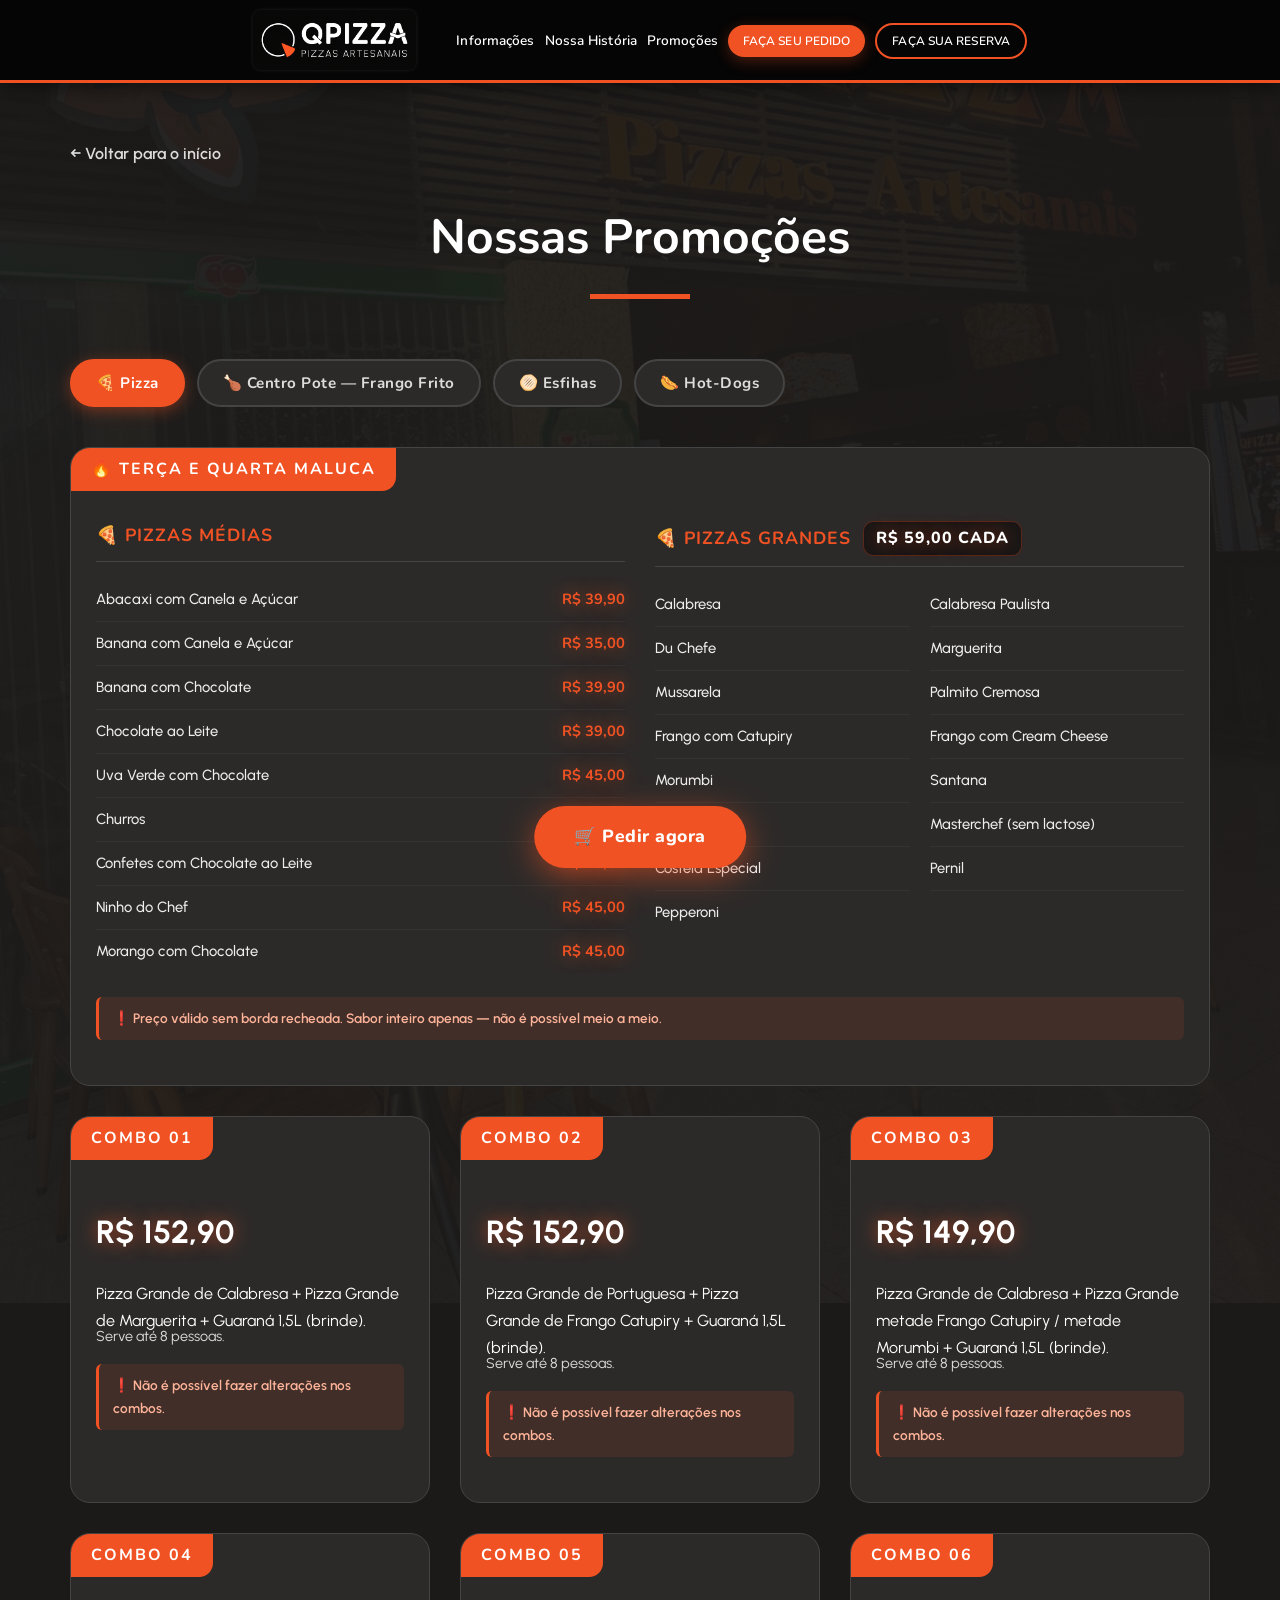
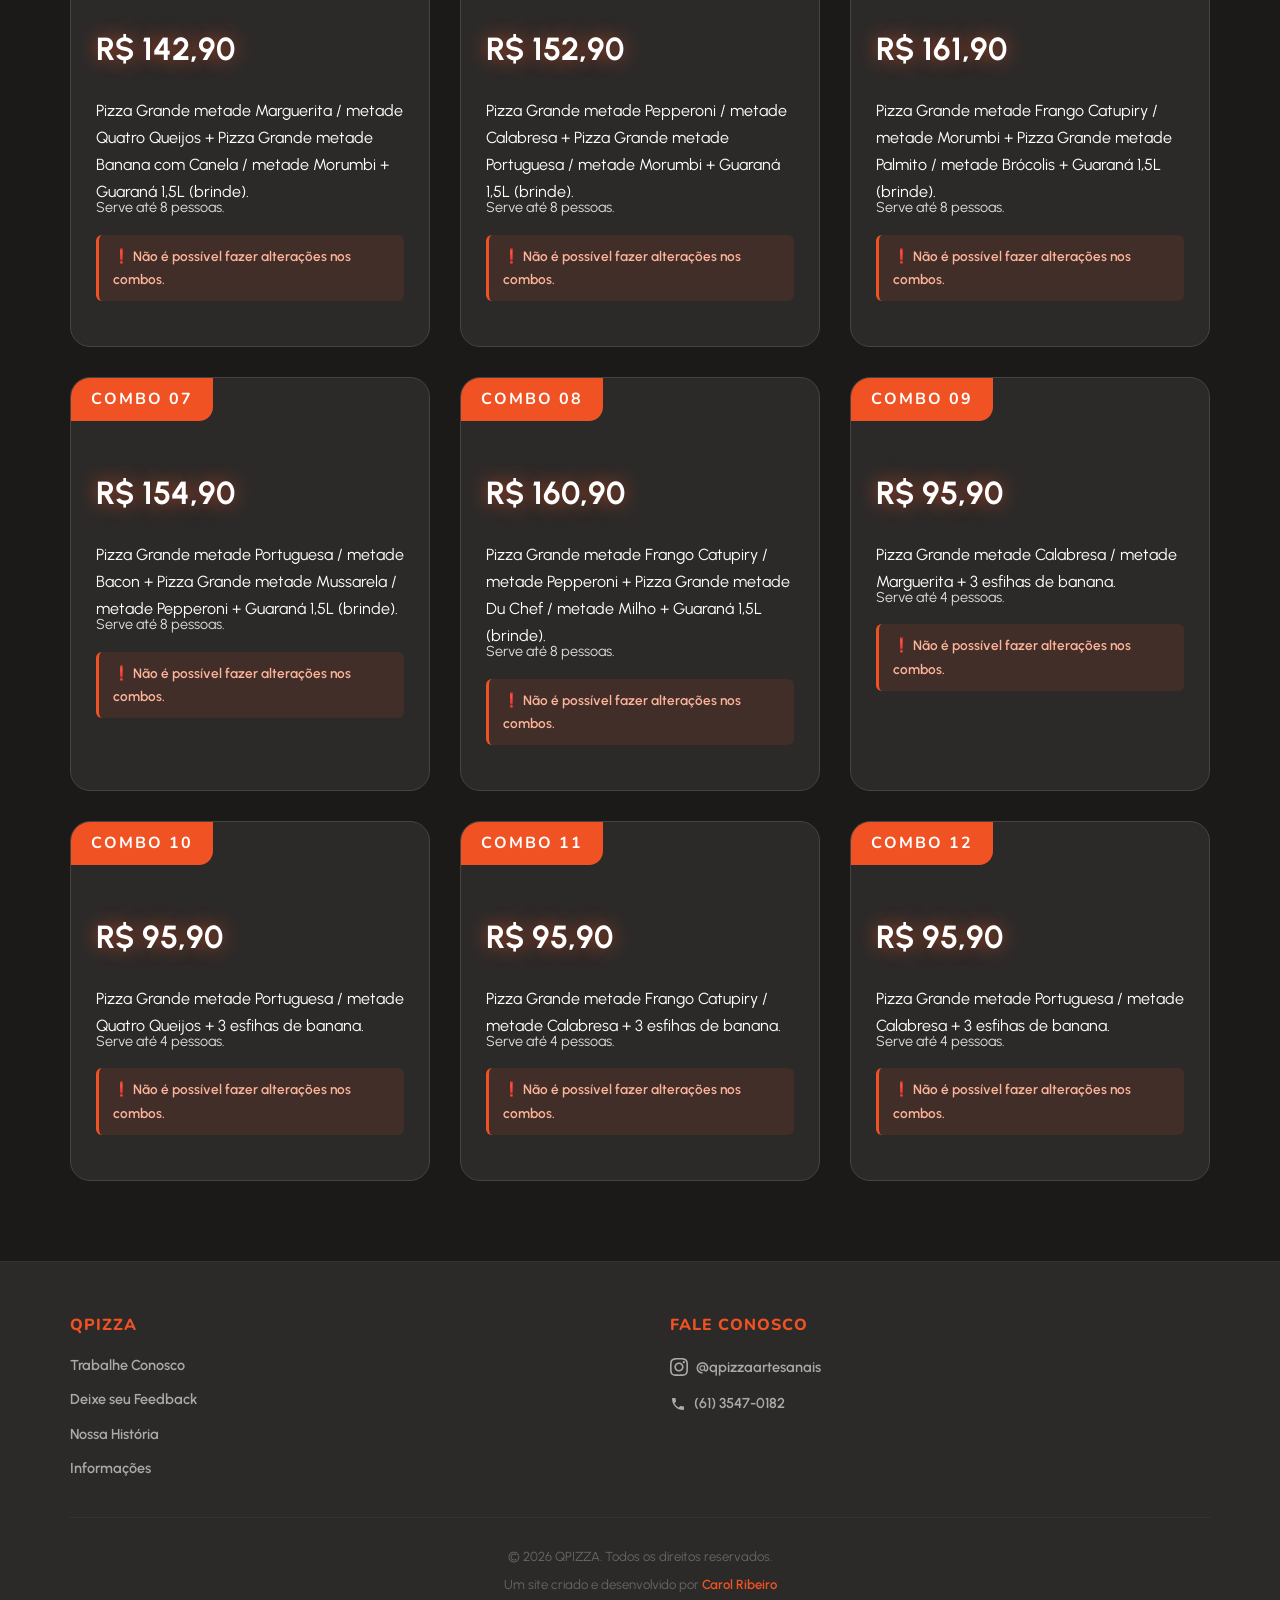
<file: promocoes.html>
<!DOCTYPE html>
<html lang="pt-BR">
<head>
    <meta charset="UTF-8">
    <meta name="viewport" content="width=device-width, initial-scale=1.0">
    <link rel="icon" href="qpizza_favicon.ico">
    <link rel="apple-touch-icon" href="qpizza_favicon-512.png">
    <title>Promoções - QPIZZA</title>
    <link rel="stylesheet" href="styles.css">
    <link rel="preconnect" href="https://fonts.googleapis.com">
    <link rel="preconnect" href="https://fonts.gstatic.com" crossorigin>
    <link href="https://fonts.googleapis.com/css2?family=Nunito:wght@700;800&family=Urbanist:wght@400;500;600&display=swap" rel="stylesheet">
    <style>
        .promocoes-page {
            min-height: 100vh;
            padding: 140px 20px 80px;
            background: linear-gradient(rgba(28, 26, 25, 0.95), rgba(28, 26, 25, 0.95)), url('fundo site.jpeg') center/cover no-repeat fixed;
        }
        .promocoes-grid {
            display: grid;
            grid-template-columns: repeat(auto-fit, minmax(300px, 1fr));
            gap: 30px;
            margin-top: 40px;
        }
        .promo-card {
            background-color: var(--bg-alt);
            border-radius: 20px;
            overflow: hidden;
            border: 1px solid #444;
            transition: var(--transition);
            display: flex;
            flex-direction: column;
        }
        .promo-card:hover {
            transform: translateY(-10px);
            border-color: var(--brand-orange);
            box-shadow: 0 15px 30px rgba(0,0,0,0.5);
        }
        .promo-badge {
            background-color: var(--brand-orange);
            color: white;
            padding: 5px 15px;
            font-weight: 700;
            text-transform: uppercase;
            font-size: 0.8rem;
            align-self: flex-start;
            border-bottom-right-radius: 10px;
        }
        .promo-content {
            padding: 25px;
        }
        .promo-content h3 {
            color: var(--brand-orange);
            font-size: 1.5rem;
            margin-bottom: 15px;
        }
        .promo-price {
            font-size: 2rem;
            font-weight: 700;
            margin: 20px 0;
            color: #fff;
        }
        .promo-price span {
            font-size: 1rem;
            color: var(--text-muted);
            text-decoration: line-through;
            margin-right: 10px;
        }
        .back-btn {
            display: inline-block;
            margin-bottom: 30px;
            color: var(--text-muted);
            text-decoration: none;
            font-weight: 600;
            transition: var(--transition);
        }
        .back-btn:hover {
            color: var(--brand-orange);
        }
        .combo-badge {
            background-color: var(--brand-orange);
            font-size: 1rem;
            padding: 8px 20px;
            letter-spacing: 2px;
            font-family: 'Nunito', sans-serif;
            border-bottom-right-radius: 14px;
        }
        .serve-info {
            font-size: 0.9rem;
            color: var(--text-muted);
            margin-top: -10px;
            margin-bottom: 15px;
        }
        .promo-aviso {
            background-color: rgba(241, 82, 35, 0.1);
            border-left: 3px solid var(--brand-orange);
            color: #ffb49a;
            font-size: 0.85rem;
            font-weight: 600;
            padding: 10px 14px;
            border-radius: 6px;
            margin-bottom: 20px;
        }
        .categorias {
            display: flex;
            flex-wrap: wrap;
            gap: 12px;
            margin: 30px 0 10px;
        }
        .categoria-btn {
            background-color: #2c2a29;
            color: var(--text-muted);
            border: 2px solid #444;
            padding: 12px 24px;
            border-radius: 50px;
            font-family: 'Nunito', sans-serif;
            font-size: 0.95rem;
            font-weight: 700;
            cursor: pointer;
            transition: all 0.3s ease;
            letter-spacing: 0.5px;
        }
        .categoria-btn:hover {
            border-color: var(--brand-orange);
            color: var(--brand-orange);
        }
        .categoria-btn.ativo {
            background-color: var(--brand-orange);
            border-color: var(--brand-orange);
            color: #fff;
            box-shadow: 0 4px 15px rgba(241, 82, 35, 0.4);
        }
        .empty-state {
            text-align: center;
            padding: 60px 20px;
            color: var(--text-muted);
            display: none;
            width: 100%;
        }
        .empty-state p {
            font-size: 1.1rem;
            margin-top: 10px;
        }
        .promo-card {
            display: none;
        }
        .promo-card.visivel {
            display: flex;
        }
        .promo-card-full {
            grid-column: 1 / -1;
        }
        .promo-card-full.visivel {
            display: flex;
            flex-direction: column;
        }
        .terca-quarta-grid {
            display: grid;
            grid-template-columns: 1fr 1fr;
            gap: 30px;
            margin-top: 5px;
        }
        .terca-quarta-grid h4 {
            font-family: 'Nunito', sans-serif;
            color: var(--brand-orange);
            font-size: 1.1rem;
            margin-bottom: 16px;
            text-transform: uppercase;
            letter-spacing: 1px;
            border-bottom: 1px solid #444;
            padding-bottom: 10px;
        }
        .pizza-item {
            display: flex;
            justify-content: space-between;
            align-items: center;
            padding: 9px 0;
            border-bottom: 1px solid #333;
            font-size: 0.92rem;
        }
        .pizza-item:last-child {
            border-bottom: none;
        }
        .pizza-nome {
            color: #eee;
            font-weight: 500;
        }
        .pizza-preco {
            color: var(--brand-orange);
            font-weight: 700;
            font-family: 'Nunito', sans-serif;
            white-space: nowrap;
            margin-left: 12px;
        }
        .preco-unico {
            display: inline-block;
            background: rgba(10, 10, 10, 0.6);
            color: #ffffff;
            font-family: 'Nunito', sans-serif;
            font-weight: 800;
            font-size: 1.5rem;
            padding: 6px 18px;
            border-radius: 10px;
            margin-bottom: 16px;
            border: 1px solid rgba(241, 82, 35, 0.3);
            text-shadow: 0 0 18px rgba(241, 82, 35, 0.7);
        }
        .esfiha-item {
            display: flex;
            flex-direction: column;
            padding: 10px 0;
            border-bottom: 1px solid #333;
        }
        .esfiha-item:last-child {
            border-bottom: none;
        }
        .esfiha-item .pizza-nome {
            font-weight: 700;
            color: #fff;
            margin-bottom: 3px;
        }
        .esfiha-desc {
            font-size: 0.82rem;
            color: var(--text-muted);
            line-height: 1.4;
        }
        .pizzas-grandes-grid {
            display: grid;
            grid-template-columns: 1fr 1fr;
            gap: 0 20px;
        }
        @media (max-width: 768px) {
            .promocoes-page {
                padding: 100px 16px 60px;
            }
            .categorias {
                gap: 8px;
            }
            .categoria-btn {
                padding: 10px 16px;
                font-size: 0.85rem;
                flex: 1 1 calc(50% - 4px);
                text-align: center;
            }
            .promocoes-grid {
                grid-template-columns: 1fr;
            }
        }
        @media (max-width: 640px) {
            .terca-quarta-grid {
                grid-template-columns: 1fr;
            }
            .pizzas-grandes-grid {
                grid-template-columns: 1fr;
            }
        }
        @media (max-width: 480px) {
            .categoria-btn {
                flex: 1 1 100%;
            }
            .promo-content {
                padding: 18px;
            }
        }
        .btn-pedido-fixo {
            position: fixed;
            bottom: 32px;
            left: 50%;
            transform: translateX(-50%);
            z-index: 999;
            pointer-events: none;
        }
        .btn-pedido-central {
            display: inline-flex;
            align-items: center;
            gap: 10px;
            background: var(--brand-orange);
            color: #fff;
            text-decoration: none;
            border-radius: 50px;
            padding: 16px 40px;
            font-family: 'Nunito', sans-serif;
            font-size: 1.1rem;
            font-weight: 800;
            letter-spacing: 0.5px;
            box-shadow: 0 8px 32px rgba(241, 82, 35, 0.55);
            transition: all 0.3s ease;
            white-space: nowrap;
            pointer-events: all;
        }
        .btn-pedido-central:hover {
            background: #d1421b;
            transform: translateY(-3px);
            box-shadow: 0 12px 40px rgba(241, 82, 35, 0.7);
        }
        @media (max-width: 480px) {
            .btn-pedido-fixo {
                bottom: 20px;
                width: calc(100% - 32px);
                left: 16px;
                transform: none;
            }
            .btn-pedido-central {
                width: 100%;
                justify-content: center;
                font-size: 1rem;
                padding: 15px 24px;
            }
        }
    </style>
</head>
<body>
    <header>
        <div class="container navbar">
            <div class="logo">
                <a href="index.html"><img src="qpizza2.logo.png" alt="QPIZZA Logo"></a>
            </div>
            <nav>
                <ul>
                    <li><a href="informacoes.html">Informações</a></li>
                    <li><a href="historia.html">Nossa História</a></li>
                    <li><a href="promocoes.html">Promoções</a></li>
                    <li><a href="https://qpizza.wabiz.delivery/#!#setStore" target="_blank" class="btn-reserva">Faça seu Pedido</a></li>
                    <li><a href="reserva.html" class="btn-reserva btn-reserva-outline">Faça sua reserva</a></li>
                </ul>
            </nav>
            <div class="menu-toggle" id="mobile-menu">
                <span></span>
                <span></span>
                <span></span>
            </div>
        </div>
    </header>

    <main class="promocoes-page">
        <div class="container">
            <a href="index.html" class="back-btn">&larr; Voltar para o início</a>
            <h1 class="section-title">Nossas Promoções</h1>

            <div class="categorias">
                <button class="categoria-btn ativo" data-cat="pizza">🍕 Pizza</button>
                <button class="categoria-btn" data-cat="frango">🍗 Centro Pote — Frango Frito</button>
                <button class="categoria-btn" data-cat="esfihas">🫓 Esfihas</button>
                <button class="categoria-btn" data-cat="hotdogs">🌭 Hot-Dogs</button>
            </div>

            <div class="promocoes-grid">
                <!-- Terça e Quarta Maluca -->
                <div class="promo-card promo-card-full visivel" data-categoria="pizza">
                    <div class="promo-badge combo-badge" style="align-self: flex-start;">🔥 TERÇA E QUARTA MALUCA</div>
                    <div class="promo-content">
                        <div class="terca-quarta-grid">
                            <!-- Pizzas Médias -->
                            <div>
                                <h4>🍕 Pizzas Médias</h4>
                                <div class="pizza-item"><span class="pizza-nome">Abacaxi com Canela e Açúcar</span><span class="pizza-preco">R$ 39,90</span></div>
                                <div class="pizza-item"><span class="pizza-nome">Banana com Canela e Açúcar</span><span class="pizza-preco">R$ 35,00</span></div>
                                <div class="pizza-item"><span class="pizza-nome">Banana com Chocolate</span><span class="pizza-preco">R$ 39,90</span></div>
                                <div class="pizza-item"><span class="pizza-nome">Chocolate ao Leite</span><span class="pizza-preco">R$ 39,00</span></div>
                                <div class="pizza-item"><span class="pizza-nome">Uva Verde com Chocolate</span><span class="pizza-preco">R$ 45,00</span></div>
                                <div class="pizza-item"><span class="pizza-nome">Churros</span><span class="pizza-preco">R$ 39,90</span></div>
                                <div class="pizza-item"><span class="pizza-nome">Confetes com Chocolate ao Leite</span><span class="pizza-preco">R$ 45,00</span></div>
                                <div class="pizza-item"><span class="pizza-nome">Ninho do Chef</span><span class="pizza-preco">R$ 45,00</span></div>
                                <div class="pizza-item"><span class="pizza-nome">Morango com Chocolate</span><span class="pizza-preco">R$ 45,00</span></div>
                            </div>
                            <!-- Pizzas Grandes -->
                            <div>
                                <h4 style="display:flex; align-items:center; gap:12px;">🍕 Pizzas Grandes <span class="preco-unico" style="font-size:1rem; padding: 3px 12px; margin-bottom:0;">R$ 59,00 cada</span></h4>
                                <div class="pizzas-grandes-grid">
                                    <div class="pizza-item"><span class="pizza-nome">Calabresa</span></div>
                                    <div class="pizza-item"><span class="pizza-nome">Calabresa Paulista</span></div>
                                    <div class="pizza-item"><span class="pizza-nome">Du Chefe</span></div>
                                    <div class="pizza-item"><span class="pizza-nome">Marguerita</span></div>
                                    <div class="pizza-item"><span class="pizza-nome">Mussarela</span></div>
                                    <div class="pizza-item"><span class="pizza-nome">Palmito Cremosa</span></div>
                                    <div class="pizza-item"><span class="pizza-nome">Frango com Catupiry</span></div>
                                    <div class="pizza-item"><span class="pizza-nome">Frango com Cream Cheese</span></div>
                                    <div class="pizza-item"><span class="pizza-nome">Morumbi</span></div>
                                    <div class="pizza-item"><span class="pizza-nome">Santana</span></div>
                                    <div class="pizza-item"><span class="pizza-nome">Portuguesa</span></div>
                                    <div class="pizza-item"><span class="pizza-nome">Masterchef (sem lactose)</span></div>
                                    <div class="pizza-item"><span class="pizza-nome">Costela Especial</span></div>
                                    <div class="pizza-item"><span class="pizza-nome">Pernil</span></div>
                                    <div class="pizza-item"><span class="pizza-nome">Pepperoni</span></div>
                                </div>
                            </div>
                        </div>
                        <div class="promo-aviso" style="margin-top: 24px;">
                            ❗ Preço válido sem borda recheada. Sabor inteiro apenas — não é possível meio a meio.
                        </div>
                    </div>
                </div>

                <!-- Combo 01 -->
                <div class="promo-card visivel" data-categoria="pizza">
                    <div class="promo-badge combo-badge">COMBO 01</div>
                    <div class="promo-content">
                        <div class="promo-price">R$ 152,90</div>
                        <p>Pizza Grande de Calabresa + Pizza Grande de Marguerita + Guaraná 1,5L (brinde).</p>
                        <p class="serve-info">Serve até 8 pessoas.</p>
                        <div class="promo-aviso">❗ Não é possível fazer alterações nos combos.</div>
                    </div>
                </div>

                <!-- Combo 02 -->
                <div class="promo-card visivel" data-categoria="pizza">
                    <div class="promo-badge combo-badge">COMBO 02</div>
                    <div class="promo-content">
                        <div class="promo-price">R$ 152,90</div>
                        <p>Pizza Grande de Portuguesa + Pizza Grande de Frango Catupiry + Guaraná 1,5L (brinde).</p>
                        <p class="serve-info">Serve até 8 pessoas.</p>
                        <div class="promo-aviso">❗ Não é possível fazer alterações nos combos.</div>
                    </div>
                </div>
                <!-- Combo 03 -->
                <div class="promo-card visivel" data-categoria="pizza">
                    <div class="promo-badge combo-badge">COMBO 03</div>
                    <div class="promo-content">
                        <div class="promo-price">R$ 149,90</div>
                        <p>Pizza Grande de Calabresa + Pizza Grande metade Frango Catupiry / metade Morumbi + Guaraná 1,5L (brinde).</p>
                        <p class="serve-info">Serve até 8 pessoas.</p>
                        <div class="promo-aviso">❗ Não é possível fazer alterações nos combos.</div>
                    </div>
                </div>

                <!-- Combo 04 -->
                <div class="promo-card visivel" data-categoria="pizza">
                    <div class="promo-badge combo-badge">COMBO 04</div>
                    <div class="promo-content">
                        <div class="promo-price">R$ 142,90</div>
                        <p>Pizza Grande metade Marguerita / metade Quatro Queijos + Pizza Grande metade Banana com Canela / metade Morumbi + Guaraná 1,5L (brinde).</p>
                        <p class="serve-info">Serve até 8 pessoas.</p>
                        <div class="promo-aviso">❗ Não é possível fazer alterações nos combos.</div>
                    </div>
                </div>

                <!-- Combo 05 -->
                <div class="promo-card visivel" data-categoria="pizza">
                    <div class="promo-badge combo-badge">COMBO 05</div>
                    <div class="promo-content">
                        <div class="promo-price">R$ 152,90</div>
                        <p>Pizza Grande metade Pepperoni / metade Calabresa + Pizza Grande metade Portuguesa / metade Morumbi + Guaraná 1,5L (brinde).</p>
                        <p class="serve-info">Serve até 8 pessoas.</p>
                        <div class="promo-aviso">❗ Não é possível fazer alterações nos combos.</div>
                    </div>
                </div>

                <!-- Combo 06 -->
                <div class="promo-card visivel" data-categoria="pizza">
                    <div class="promo-badge combo-badge">COMBO 06</div>
                    <div class="promo-content">
                        <div class="promo-price">R$ 161,90</div>
                        <p>Pizza Grande metade Frango Catupiry / metade Morumbi + Pizza Grande metade Palmito / metade Brócolis + Guaraná 1,5L (brinde).</p>
                        <p class="serve-info">Serve até 8 pessoas.</p>
                        <div class="promo-aviso">❗ Não é possível fazer alterações nos combos.</div>
                    </div>
                </div>

                <!-- Combo 07 -->
                <div class="promo-card visivel" data-categoria="pizza">
                    <div class="promo-badge combo-badge">COMBO 07</div>
                    <div class="promo-content">
                        <div class="promo-price">R$ 154,90</div>
                        <p>Pizza Grande metade Portuguesa / metade Bacon + Pizza Grande metade Mussarela / metade Pepperoni + Guaraná 1,5L (brinde).</p>
                        <p class="serve-info">Serve até 8 pessoas.</p>
                        <div class="promo-aviso">❗ Não é possível fazer alterações nos combos.</div>
                    </div>
                </div>

                <!-- Combo 08 -->
                <div class="promo-card visivel" data-categoria="pizza">
                    <div class="promo-badge combo-badge">COMBO 08</div>
                    <div class="promo-content">
                        <div class="promo-price">R$ 160,90</div>
                        <p>Pizza Grande metade Frango Catupiry / metade Pepperoni + Pizza Grande metade Du Chef / metade Milho + Guaraná 1,5L (brinde).</p>
                        <p class="serve-info">Serve até 8 pessoas.</p>
                        <div class="promo-aviso">❗ Não é possível fazer alterações nos combos.</div>
                    </div>
                </div>

                <!-- Combo 09 -->
                <div class="promo-card visivel" data-categoria="pizza">
                    <div class="promo-badge combo-badge">COMBO 09</div>
                    <div class="promo-content">
                        <div class="promo-price">R$ 95,90</div>
                        <p>Pizza Grande metade Calabresa / metade Marguerita + 3 esfihas de banana.</p>
                        <p class="serve-info">Serve até 4 pessoas.</p>
                        <div class="promo-aviso">❗ Não é possível fazer alterações nos combos.</div>
                    </div>
                </div>

                <!-- Combo 10 -->
                <div class="promo-card visivel" data-categoria="pizza">
                    <div class="promo-badge combo-badge">COMBO 10</div>
                    <div class="promo-content">
                        <div class="promo-price">R$ 95,90</div>
                        <p>Pizza Grande metade Portuguesa / metade Quatro Queijos + 3 esfihas de banana.</p>
                        <p class="serve-info">Serve até 4 pessoas.</p>
                        <div class="promo-aviso">❗ Não é possível fazer alterações nos combos.</div>
                    </div>
                </div>

                <!-- Combo 11 -->
                <div class="promo-card visivel" data-categoria="pizza">
                    <div class="promo-badge combo-badge">COMBO 11</div>
                    <div class="promo-content">
                        <div class="promo-price">R$ 95,90</div>
                        <p>Pizza Grande metade Frango Catupiry / metade Calabresa + 3 esfihas de banana.</p>
                        <p class="serve-info">Serve até 4 pessoas.</p>
                        <div class="promo-aviso">❗ Não é possível fazer alterações nos combos.</div>
                    </div>
                </div>

                <!-- Combo 12 -->
                <div class="promo-card visivel" data-categoria="pizza">
                    <div class="promo-badge combo-badge">COMBO 12</div>
                    <div class="promo-content">
                        <div class="promo-price">R$ 95,90</div>
                        <p>Pizza Grande metade Portuguesa / metade Calabresa + 3 esfihas de banana.</p>
                        <p class="serve-info">Serve até 4 pessoas.</p>
                        <div class="promo-aviso">❗ Não é possível fazer alterações nos combos.</div>
                    </div>
                </div>
                <!-- ESFIHAS: 3 por R$ 19,90 -->
                <div class="promo-card promo-card-full" data-categoria="esfihas">
                    <div class="promo-badge combo-badge">🫓 3 ESFIHAS</div>
                    <div class="promo-content">
                        <div class="promo-price" style="margin-bottom: 20px;">R$ 19,90 <span style="font-size: 0.95rem; font-weight: 400; color: var(--text-muted); text-shadow: none; text-decoration: none;">cada combo</span></div>
                        <div class="terca-quarta-grid">
                            <!-- Salgadas -->
                            <div>
                                <h4>🧅 Salgadas</h4>
                                <div class="esfiha-item">
                                    <span class="pizza-nome">Bacon</span>
                                    <span class="esfiha-desc">Mussarela, bacon crocante e orégano.</span>
                                </div>
                                <div class="esfiha-item">
                                    <span class="pizza-nome">Brócolis com Catupiry</span>
                                    <span class="esfiha-desc">Mussarela, brócolis fresquinho, catupiry cremoso e orégano.</span>
                                </div>
                                <div class="esfiha-item">
                                    <span class="pizza-nome">Calabresa</span>
                                    <span class="esfiha-desc">Calabresa com catupiry cremoso.</span>
                                </div>
                                <div class="esfiha-item">
                                    <span class="pizza-nome">Calabresa com Catupiry</span>
                                    <span class="esfiha-desc">Calabresa com catupiry cremoso e sabor equilibrado.</span>
                                </div>
                                <div class="esfiha-item">
                                    <span class="pizza-nome">Carne</span>
                                    <span class="esfiha-desc">Carne temperada, cebola, tomate e suco de limão. <em>Obs.: não é possível retirar a cebola.</em></span>
                                </div>
                                <div class="esfiha-item">
                                    <span class="pizza-nome">Frango</span>
                                    <span class="esfiha-desc">Mussarela, frango desfiado, catupiry cremoso e orégano.</span>
                                </div>
                                <div class="esfiha-item">
                                    <span class="pizza-nome">Marguerita</span>
                                    <span class="esfiha-desc">Queijo derretido, tomate em rodelas e manjericão.</span>
                                </div>
                                <div class="esfiha-item">
                                    <span class="pizza-nome">Milho com Catupiry</span>
                                    <span class="esfiha-desc">Mussarela, milho docinho, catupiry e orégano.</span>
                                </div>
                                <div class="esfiha-item">
                                    <span class="pizza-nome">Palmito</span>
                                    <span class="esfiha-desc">Mussarela, palmito selecionado e orégano.</span>
                                </div>
                                <div class="esfiha-item">
                                    <span class="pizza-nome">Pepperoni</span>
                                    <span class="esfiha-desc">Mussarela derretida, pepperoni fatiado e orégano.</span>
                                </div>
                                <div class="esfiha-item">
                                    <span class="pizza-nome">Queijo</span>
                                    <span class="esfiha-desc">Queijo derretido na medida certa, massa leve e macia.</span>
                                </div>
                            </div>
                            <!-- Doces -->
                            <div>
                                <h4>🍫 Doces</h4>
                                <div class="esfiha-item">
                                    <span class="pizza-nome">Banana com Canela</span>
                                    <span class="esfiha-desc">Mussarela, banana fresca, açúcar e canela.</span>
                                </div>
                                <div class="esfiha-item">
                                    <span class="pizza-nome">Banana com Doce de Leite</span>
                                    <span class="esfiha-desc">Mussarela, banana, doce de leite cremoso e canela.</span>
                                </div>
                                <div class="esfiha-item">
                                    <span class="pizza-nome">Chocolate</span>
                                    <span class="esfiha-desc">Mussarela com chocolate cremoso.</span>
                                </div>
                                <div class="esfiha-item">
                                    <span class="pizza-nome">Doce de Leite</span>
                                    <span class="esfiha-desc">Mussarela, doce de leite e um toque de canela.</span>
                                </div>
                            </div>
                        </div>
                    </div>
                </div>

                <!-- ESFIHAS: 4 de Carne - MAIS PEDIDA -->
                <div class="promo-card" data-categoria="esfihas">
                    <div class="promo-badge combo-badge" style="background: #c0392b;">⭐ MAIS PEDIDA</div>
                    <div class="promo-content">
                        <div class="promo-price">R$ 17,90</div>
                        <p><strong>4 Esfihas de Carne</strong></p>
                        <p style="margin-top: 8px;">Carne temperada, cebola, tomate e suco de limão.</p>
                        <div class="promo-aviso" style="margin-top: 16px;">❗ Não é possível fazer alterações nos combos, nem retirar a cebola do recheio de carne.</div>
                    </div>
                </div>

                <!-- ESFIHAS: Combo 8 -->
                <div class="promo-card" data-categoria="esfihas">
                    <div class="promo-badge combo-badge">COMBO 8</div>
                    <div class="promo-content">
                        <div class="promo-price">R$ 38,90</div>
                        <p>6 esfihas de carne + 2 esfihas de queijo.</p>
                        <div class="promo-aviso" style="margin-top: 16px;">❗ Não é possível fazer alterações nos combos, nem retirar a cebola do recheio de carne.</div>
                    </div>
                </div>

                <!-- ESFIHAS: Combo 10 -->
                <div class="promo-card" data-categoria="esfihas">
                    <div class="promo-badge combo-badge">COMBO 10</div>
                    <div class="promo-content">
                        <div class="promo-price">R$ 48,90</div>
                        <p>4 esfihas de queijo + 6 esfihas de carne.</p>
                        <div class="promo-aviso" style="margin-top: 16px;">❗ Não é possível fazer alterações nos combos, nem retirar a cebola do recheio de carne.</div>
                    </div>
                </div>

                <!-- ESFIHAS: Combo 15 -->
                <div class="promo-card" data-categoria="esfihas">
                    <div class="promo-badge combo-badge">COMBO 15</div>
                    <div class="promo-content">
                        <div class="promo-price">R$ 74,90</div>
                        <p>15 esfihas: 10 de carne + 5 de queijo.</p>
                        <div class="promo-aviso" style="margin-top: 16px;">❗ Não é possível fazer alterações nos combos, nem retirar a cebola do recheio de carne.</div>
                    </div>
                </div>

                <!-- ESFIHAS: Combo 20 -->
                <div class="promo-card" data-categoria="esfihas">
                    <div class="promo-badge combo-badge">COMBO 20</div>
                    <div class="promo-content">
                        <div class="promo-price">R$ 82,90</div>
                        <p>20 esfihas: 10 de carne + 10 de queijo.</p>
                        <div class="promo-aviso" style="margin-top: 16px;">❗ Não é possível fazer alterações nos combos, nem retirar a cebola do recheio de carne.</div>
                    </div>
                </div>

                <!-- ESFIHAS: Combo 25 -->
                <div class="promo-card" data-categoria="esfihas">
                    <div class="promo-badge combo-badge">COMBO 25</div>
                    <div class="promo-content">
                        <div class="promo-price">R$ 103,90</div>
                        <p>25 esfihas: 15 de carne + 10 de queijo.</p>
                        <div class="promo-aviso" style="margin-top: 16px;">❗ Não é possível fazer alterações nos combos, nem retirar a cebola do recheio de carne.</div>
                    </div>
                </div>

                <!-- FRANGO: Feito pra Você - Filezinho -->
                <div class="promo-card" data-categoria="frango">
                    <div class="promo-badge combo-badge">🍗 FEITO PRA VOCÊ</div>
                    <div class="promo-content">
                        <div class="promo-price">R$ 39,90</div>
                        <p><strong>Filezinho de Peito</strong></p>
                        <p style="margin-top: 8px;">6 pedaços de filé de frango empanados + 1 molho da casa + Refrigerante lata.</p>
                        <p class="serve-info" style="margin-top: 10px;">Serve bem 1 pessoa.</p>
                    </div>
                </div>

                <!-- FRANGO: Feito pra Você - Tulipa -->
                <div class="promo-card" data-categoria="frango">
                    <div class="promo-badge combo-badge">🍗 FEITO PRA VOCÊ</div>
                    <div class="promo-content">
                        <div class="promo-price">R$ 38,90</div>
                        <p><strong>Tulipa — Meio da Asa</strong></p>
                        <p style="margin-top: 8px;">8 pedaços de tulipa (meio da asa) empanados + 1 molho da casa + Refrigerante lata.</p>
                        <p class="serve-info" style="margin-top: 10px;">Serve bem 1 pessoa.</p>
                    </div>
                </div>

                <!-- FRANGO: Pote Médio - Filezinho -->
                <div class="promo-card" data-categoria="frango">
                    <div class="promo-badge combo-badge">🍗 POTE MÉDIO</div>
                    <div class="promo-content">
                        <div class="promo-price">R$ 52,90</div>
                        <p><strong>Filezinho de Peito</strong></p>
                        <p style="margin-top: 8px;">8 pedaços de filé de frango empanados + 2 molhos da casa + Refrigerante 1,5L.</p>
                        <p class="serve-info" style="margin-top: 10px;">Serve até 2 pessoas.</p>
                    </div>
                </div>

                <!-- FRANGO: Pote Médio - Coxinha da Asa -->
                <div class="promo-card" data-categoria="frango">
                    <div class="promo-badge combo-badge">🍗 POTE MÉDIO</div>
                    <div class="promo-content">
                        <div class="promo-price">R$ 48,90</div>
                        <p><strong>Coxinha da Asa</strong></p>
                        <p style="margin-top: 8px;">8 pedaços de coxinha de frango empanados + 2 molhos da casa + Refrigerante 1,5L.</p>
                        <p class="serve-info" style="margin-top: 10px;">Serve até 2 pessoas.</p>
                    </div>
                </div>

                <!-- FRANGO: Pote Família - Coxinha da Asa -->
                <div class="promo-card" data-categoria="frango">
                    <div class="promo-badge combo-badge">🍗 POTE FAMÍLIA</div>
                    <div class="promo-content">
                        <div class="promo-price">R$ 64,90</div>
                        <p><strong>Coxinha da Asa</strong></p>
                        <p style="margin-top: 8px;">14 pedaços de coxinha de frango empanados + 2 molhos da casa + Refrigerante 1,5L.</p>
                        <p class="serve-info" style="margin-top: 10px;">Serve até 4 pessoas.</p>
                    </div>
                </div>

                <!-- FRANGO: Pote Família - Filezinho -->
                <div class="promo-card" data-categoria="frango">
                    <div class="promo-badge combo-badge">🍗 POTE FAMÍLIA</div>
                    <div class="promo-content">
                        <div class="promo-price">R$ 73,90</div>
                        <p><strong>Filezinho de Peito</strong></p>
                        <p style="margin-top: 8px;">14 pedaços de filé de frango empanados + 2 opções de molho + Refrigerante 1,5L.</p>
                        <p class="serve-info" style="margin-top: 10px;">Serve até 4 pessoas.</p>
                    </div>
                </div>

                <!-- FRANGO: Pote Grande Misto -->
                <div class="promo-card" data-categoria="frango">
                    <div class="promo-badge combo-badge">🍗 POTE GRANDE MISTO</div>
                    <div class="promo-content">
                        <div class="promo-price">R$ 68,90</div>
                        <p>16 pedaços empanados: 6 filés de frango + 4 coxinhas + 6 tulipas (meio da asa) + 2 molhos da casa + Refrigerante 1,5L.</p>
                        <p class="serve-info" style="margin-top: 10px;">Serve até 4 pessoas.</p>
                    </div>
                </div>

                <!-- FRANGO: Combo da Galera -->
                <div class="promo-card" data-categoria="frango">
                    <div class="promo-badge combo-badge">🍗 COMBO DA GALERA</div>
                    <div class="promo-content">
                        <div class="promo-price">R$ 94,90</div>
                        <p>14 pedaços de filé de frango empanados + 2 molhos da casa + 400g de batata frita + Refrigerante 1,5L.</p>
                        <p class="serve-info" style="margin-top: 10px;">Serve até 5 pessoas.</p>
                    </div>
                </div>

                <!-- FRANGO: Pote de Batata -->
                <div class="promo-card" data-categoria="frango">
                    <div class="promo-badge combo-badge">🍟 POTE DE BATATA</div>
                    <div class="promo-content">
                        <div class="promo-price">R$ 32,90</div>
                        <p>400g de batata frita crocante + 1 molho especial da casa + Refrigerante lata.</p>
                        <p class="serve-info" style="margin-top: 10px;">Serve até 4 pessoas.</p>
                    </div>
                </div>

                <!-- HOT-DOG: Combo Família Dog -->
                <div class="promo-card" data-categoria="hotdogs">
                    <div class="promo-badge combo-badge">🌭 COMBO FAMÍLIA DOG</div>
                    <div class="promo-content">
                        <div class="promo-price">R$ 65,90</div>
                        <p style="margin-bottom: 16px; color: var(--text-muted); font-size: 0.9rem;">São 4 hot-dogs:</p>
                        <div class="esfiha-item">
                            <span class="pizza-nome">Dog Simples</span>
                            <span class="esfiha-desc">Pão, molho de tomate, salsicha, milho e batata palha.</span>
                        </div>
                        <div class="esfiha-item">
                            <span class="pizza-nome">Dog Picante</span>
                            <span class="esfiha-desc">Pão, molho de tomate, salsicha, milho, mussarela, molho picante da casa e batata palha.</span>
                        </div>
                        <div class="esfiha-item">
                            <span class="pizza-nome">Dog Grill Crocante</span>
                            <span class="esfiha-desc">Pão, molho de tomate, salsicha, milho, bacon, maionese grill e batata palha.</span>
                        </div>
                        <div class="esfiha-item" style="border-bottom: none;">
                            <span class="pizza-nome">Dog Maionese de Alho</span>
                            <span class="esfiha-desc">Pão, molho de tomate, salsicha, milho, maionese de alho e batata palha.</span>
                        </div>
                        <div class="promo-aviso" style="margin-top: 16px;">❗ Não acompanha bebida.</div>
                    </div>
                </div>

                <div class="empty-state" id="empty-state">
                    <p style="font-size: 2rem;">🚧</p>
                    <p>Em breve, promoções nessa categoria!</p>
                </div>
            </div>
        </div>
    </main>

    <div class="btn-pedido-fixo">
        <a href="https://qpizza.wabiz.delivery/#!#setStore" target="_blank" class="btn-pedido-central">
            🛒 Pedir agora
        </a>
    </div>

    <footer>
        <div class="container">
            <div class="footer-content">
                <div class="footer-links">
                    <span class="footer-heading">QPIZZA</span>
                    <a href="trabalhe-conosco.html">Trabalhe Conosco</a>
                    <a href="feedback.html">Deixe seu Feedback</a>
                    <a href="historia.html">Nossa História</a>
                    <a href="informacoes.html">Informações</a>
                </div>
                <div class="footer-contato">
                    <span class="footer-heading">Fale Conosco</span>
                    <a href="https://www.instagram.com/qpizzaartesanais/" target="_blank" class="footer-insta">
                        <svg xmlns="http://www.w3.org/2000/svg" viewBox="0 0 24 24" width="18" height="18" fill="currentColor"><path d="M12 2.163c3.204 0 3.584.012 4.85.07 3.252.148 4.771 1.691 4.919 4.919.058 1.265.069 1.645.069 4.849 0 3.205-.012 3.584-.069 4.849-.149 3.225-1.664 4.771-4.919 4.919-1.266.058-1.644.07-4.85.07-3.204 0-3.584-.012-4.849-.07-3.26-.149-4.771-1.699-4.919-4.92-.058-1.265-.07-1.644-.07-4.849 0-3.204.013-3.583.07-4.849.149-3.227 1.664-4.771 4.919-4.919 1.266-.057 1.645-.069 4.849-.069zm0-2.163c-3.259 0-3.667.014-4.947.072-4.358.2-6.78 2.618-6.98 6.98-.059 1.281-.073 1.689-.073 4.948 0 3.259.014 3.668.072 4.948.2 4.358 2.618 6.78 6.98 6.98 1.281.058 1.689.072 4.948.072 3.259 0 3.668-.014 4.948-.072 4.354-.2 6.782-2.618 6.979-6.98.059-1.28.073-1.689.073-4.948 0-3.259-.014-3.667-.072-4.947-.196-4.354-2.617-6.78-6.979-6.98-1.281-.059-1.69-.073-4.949-.073zm0 5.838c-3.403 0-6.162 2.759-6.162 6.162s2.759 6.163 6.162 6.163 6.162-2.759 6.162-6.163c0-3.403-2.759-6.162-6.162-6.162zm0 10.162c-2.209 0-4-1.79-4-4 0-2.209 1.791-4 4-4s4 1.791 4 4c0 2.21-1.791 4-4 4zm6.406-11.845c-.796 0-1.441.645-1.441 1.44s.645 1.44 1.441 1.44c.795 0 1.439-.645 1.439-1.44s-.644-1.44-1.439-1.44z"/></svg>
                        @qpizzaartesanais
                    </a>
                    <a href="tel:+556135470182" class="footer-tel">
                        <svg xmlns="http://www.w3.org/2000/svg" viewBox="0 0 24 24" width="16" height="16" fill="currentColor"><path d="M6.62 10.79c1.44 2.83 3.76 5.14 6.59 6.59l2.2-2.2c.27-.27.67-.36 1.02-.24 1.12.37 2.33.57 3.57.57.55 0 1 .45 1 1V20c0 .55-.45 1-1 1-9.39 0-17-7.61-17-17 0-.55.45-1 1-1h3.5c.55 0 1 .45 1 1 0 1.25.2 2.45.57 3.57.11.35.03.74-.25 1.02l-2.2 2.2z"/></svg>
                        (61) 3547-0182
                    </a>
                </div>
            </div>
            <div class="footer-bottom">
                <p>&copy; 2026 QPIZZA. Todos os direitos reservados.</p>
                <p>Um site criado e desenvolvido por <a href="https://www.instagram.com/carolribeirodev/" target="_blank">Carol Ribeiro</a></p>
            </div>
        </div>
    </footer>

    <script>
        // Menu Mobile
        const menuToggle = document.getElementById('mobile-menu');
        const nav = document.querySelector('nav ul');
        menuToggle.addEventListener('click', () => {
            nav.classList.toggle('active');
            menuToggle.classList.toggle('active');
        });
        nav.querySelectorAll('a').forEach(a => a.addEventListener('click', () => {
            nav.classList.remove('active');
            menuToggle.classList.remove('active');
        }));

        // Filtro de categorias
        const categoriaBtns = document.querySelectorAll('.categoria-btn');
        const cards = document.querySelectorAll('.promo-card[data-categoria]');
        const emptyState = document.getElementById('empty-state');

        categoriaBtns.forEach(btn => {
            btn.addEventListener('click', () => {
                categoriaBtns.forEach(b => b.classList.remove('ativo'));
                btn.classList.add('ativo');

                const cat = btn.dataset.cat;
                let visiveis = 0;

                cards.forEach(card => {
                    if (card.dataset.categoria === cat) {
                        card.classList.add('visivel');
                        if (card.classList.contains('promo-card-full')) {
                            card.style.display = 'flex';
                        }
                        visiveis++;
                    } else {
                        card.classList.remove('visivel');
                        card.style.display = '';
                    }
                });

                emptyState.style.display = visiveis === 0 ? 'block' : 'none';
            });
        });

    </script>
</body>
</html>
</file>
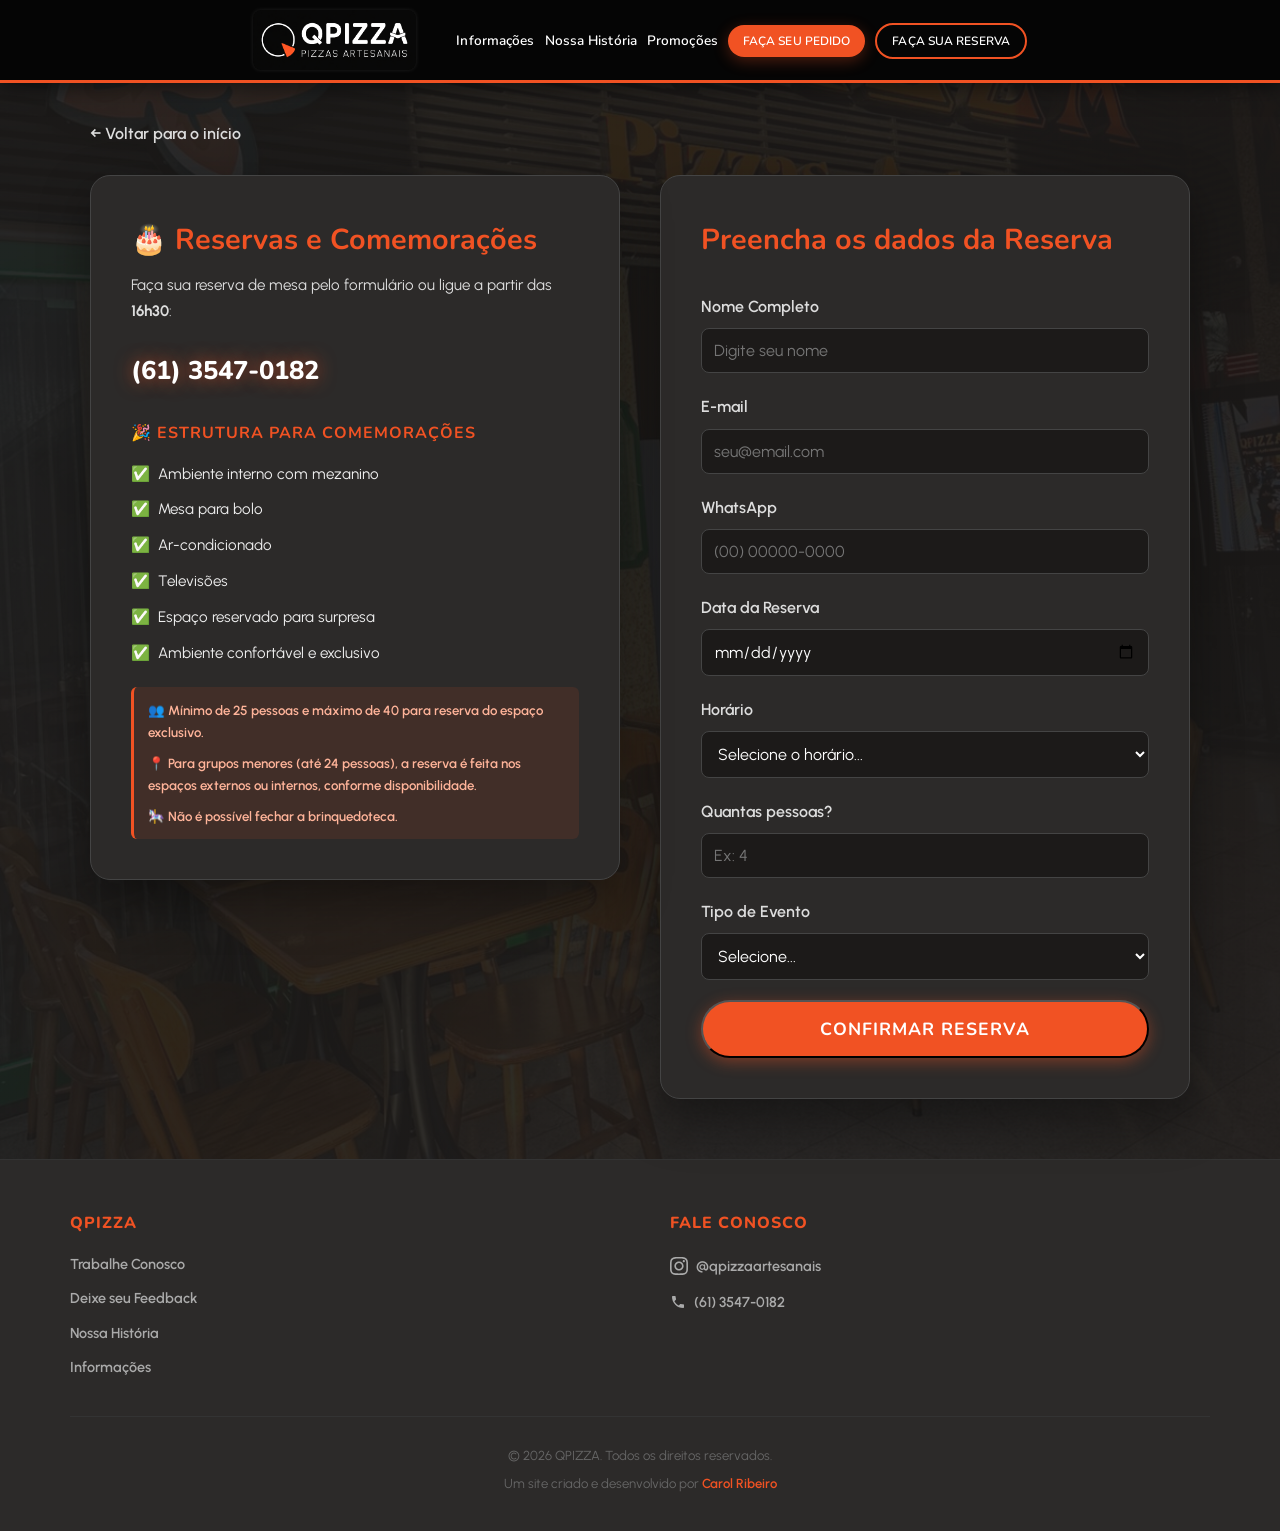
<file: reserva.html>
<!DOCTYPE html>
<html lang="pt-BR">
<head>
    <meta charset="UTF-8">
    <meta name="viewport" content="width=device-width, initial-scale=1.0">
    <link rel="icon" href="qpizza_favicon.ico">
    <link rel="apple-touch-icon" href="qpizza_favicon-512.png">
    <title>Reserva - QPIZZA</title>
    <link rel="stylesheet" href="styles.css">
    <link rel="preconnect" href="https://fonts.googleapis.com">
    <link rel="preconnect" href="https://fonts.gstatic.com" crossorigin>
    <link href="https://fonts.googleapis.com/css2?family=Nunito:wght@700;800&family=Urbanist:wght@400;500;600&display=swap" rel="stylesheet">
    <style>
        .reserva-page {
            min-height: 100vh;
            padding: 120px 20px 60px;
            background: linear-gradient(rgba(28, 26, 25, 0.92), rgba(28, 26, 25, 0.92)), url('fundo site.jpeg') center/cover no-repeat fixed;
        }
        .reserva-container {
            max-width: 1100px;
            margin: 0 auto;
        }
        .reserva-layout {
            display: grid;
            grid-template-columns: 1fr 1fr;
            gap: 40px;
            align-items: start;
        }
        .reserva-info {
            background-color: var(--bg-alt);
            border-radius: 20px;
            padding: 40px;
            border: 1px solid #444;
            box-shadow: 0 20px 50px rgba(0,0,0,0.4);
            position: sticky;
            top: 110px;
        }
        .reserva-info h2 {
            color: var(--brand-orange);
            font-size: 1.8rem;
            margin-bottom: 8px;
        }
        .reserva-info .subtitulo {
            color: var(--text-muted);
            font-size: 0.95rem;
            margin-bottom: 24px;
        }
        .reserva-telefone {
            font-family: 'Nunito', sans-serif;
            font-size: 1.6rem;
            font-weight: 800;
            color: #fff;
            text-shadow: 0 0 18px rgba(241,82,35,0.7);
            margin-bottom: 28px;
        }
        .estrutura-titulo {
            color: var(--brand-orange);
            font-family: 'Nunito', sans-serif;
            font-weight: 700;
            font-size: 1rem;
            margin-bottom: 14px;
            text-transform: uppercase;
            letter-spacing: 1px;
        }
        .estrutura-lista {
            list-style: none;
            display: flex;
            flex-direction: column;
            gap: 10px;
            margin-bottom: 20px;
        }
        .estrutura-lista li {
            color: #eee;
            font-size: 0.95rem;
            display: flex;
            align-items: center;
            gap: 8px;
        }
        .estrutura-lista li::before {
            content: '✅';
            flex-shrink: 0;
        }
        .reserva-aviso {
            background: rgba(241,82,35,0.1);
            border-left: 3px solid var(--brand-orange);
            color: #ffb49a;
            font-size: 0.83rem;
            font-weight: 600;
            padding: 12px 14px;
            border-radius: 6px;
            display: flex;
            flex-direction: column;
            gap: 8px;
        }
        .reserva-form-box {
            background-color: var(--bg-alt);
            border-radius: 20px;
            padding: 40px;
            border: 1px solid #444;
            box-shadow: 0 20px 50px rgba(0,0,0,0.4);
        }
        .reserva-form-box h2 {
            color: var(--brand-orange);
            font-size: 1.8rem;
            margin-bottom: 28px;
        }
        .back-link {
            display: inline-block;
            margin-bottom: 28px;
            color: var(--text-muted);
            text-decoration: none;
            font-weight: 600;
            transition: var(--transition);
        }
        .back-link:hover {
            color: var(--brand-orange);
        }
        .verificador-box {
            background: rgba(241,82,35,0.12);
            border: 1px solid var(--brand-orange);
            border-radius: 12px;
            padding: 16px 24px;
            margin: 16px auto 20px;
            max-width: 420px;
        }
        .verificador-box small {
            color: var(--text-muted);
            font-size: 0.82rem;
            display: block;
            margin-bottom: 6px;
        }
        #codigo-verificador {
            font-family: 'Nunito', sans-serif;
            font-size: 2rem;
            font-weight: 800;
            color: var(--brand-orange);
            letter-spacing: 4px;
        }
        .print-aviso {
            display: flex;
            align-items: flex-start;
            gap: 14px;
            background: rgba(255, 204, 0, 0.1);
            border: 2px solid #ffcc00;
            border-radius: 14px;
            padding: 18px 22px;
            margin: 0 auto 28px;
            max-width: 480px;
            text-align: left;
        }
        .print-aviso-icon {
            font-size: 2rem;
            flex-shrink: 0;
            line-height: 1.1;
        }
        .print-aviso-texto strong {
            color: #ffcc00;
            font-size: 1.05rem;
            display: block;
            margin-bottom: 4px;
        }
        .print-aviso-texto p {
            color: #eee;
            font-size: 0.9rem;
            margin: 0;
            line-height: 1.5;
        }
        @media (max-width: 768px) {
            .reserva-page {
                padding: 100px 16px 60px;
            }
            .reserva-layout {
                grid-template-columns: 1fr;
            }
            .reserva-info {
                position: static;
            }
            .reserva-info,
            .reserva-form-box {
                padding: 28px 20px;
            }
            .reserva-info h2,
            .reserva-form-box h2 {
                font-size: 1.5rem;
            }
            .reserva-telefone {
                font-size: 1.3rem;
            }
            .print-aviso {
                padding: 14px 16px;
                gap: 10px;
            }
            .print-aviso-icon {
                font-size: 1.6rem;
            }
            .print-aviso-texto strong {
                font-size: 0.95rem;
            }
        }
    </style>
</head>
<body>
    <header>
        <div class="container navbar">
            <div class="logo">
                <a href="index.html"><img src="qpizza2.logo.png" alt="QPIZZA Logo"></a>
            </div>
            <nav>
                <ul>
                    <li><a href="informacoes.html">Informações</a></li>
                    <li><a href="historia.html">Nossa História</a></li>
                    <li><a href="promocoes.html">Promoções</a></li>
                    <li><a href="https://qpizza.wabiz.delivery/#!#setStore" target="_blank" class="btn-reserva">Faça seu Pedido</a></li>
                    <li><a href="reserva.html" class="btn-reserva btn-reserva-outline">Faça sua reserva</a></li>
                </ul>
            </nav>
            <div class="menu-toggle" id="mobile-menu">
                <span></span>
                <span></span>
                <span></span>
            </div>
        </div>
    </header>

    <main class="reserva-page">
        <div class="reserva-container">
            <a href="index.html" class="back-link">&larr; Voltar para o início</a>
            
            <div id="reserva-step-form">
                <div class="reserva-layout">
                    <div class="reserva-info">
                        <h2>🎂 Reservas e Comemorações</h2>
                        <p class="subtitulo">Faça sua reserva de mesa pelo formulário ou ligue a partir das <strong>16h30</strong>:</p>
                        <div class="reserva-telefone">(61) 3547-0182</div>

                        <p class="estrutura-titulo">🎉 Estrutura para Comemorações</p>
                        <ul class="estrutura-lista">
                            <li>Ambiente interno com mezanino</li>
                            <li>Mesa para bolo</li>
                            <li>Ar-condicionado</li>
                            <li>Televisões</li>
                            <li>Espaço reservado para surpresa</li>
                            <li>Ambiente confortável e exclusivo</li>
                        </ul>

                        <div class="reserva-aviso">
                            <span>👥 Mínimo de 25 pessoas e máximo de 40 para reserva do espaço exclusivo.</span>
                            <span>📍 Para grupos menores (até 24 pessoas), a reserva é feita nos espaços externos ou internos, conforme disponibilidade.</span>
                            <span>🎠 Não é possível fechar a brinquedoteca.</span>
                        </div>
                    </div>

                    <div class="reserva-form-box">
                        <h2>Preencha os dados da Reserva</h2>
                        <form id="form-reserva" action="https://formspree.io/f/xojbnkgk" method="POST">
                            <input type="hidden" name="_subject" value="Nova Reserva — QPizza">
                            <div class="form-group">
                                <label for="nome_reserva">Nome Completo</label>
                                <input type="text" id="nome_reserva" name="nome_completo" required placeholder="Digite seu nome">
                            </div>
                            <div class="form-group">
                                <label for="email_reserva">E-mail</label>
                                <input type="email" id="email_reserva" name="email" required placeholder="seu@email.com">
                            </div>
                            <div class="form-group">
                                <label for="whatsapp_reserva">WhatsApp</label>
                                <input type="tel" id="whatsapp_reserva" name="whatsapp" required placeholder="(00) 00000-0000">
                            </div>
                            <div class="form-group">
                                <label for="data_reserva">Data da Reserva</label>
                                <input type="date" id="data_reserva" name="data_reserva" required>
                            </div>
                            <div class="form-group">
                                <label for="horario">Horário</label>
                                <select id="horario" name="horario" required>
                                    <option value="" disabled selected>Selecione o horário...</option>
                                    <option value="17:00">17:00</option>
                                    <option value="17:15">17:15</option>
                                    <option value="17:30">17:30</option>
                                    <option value="17:45">17:45</option>
                                    <option value="18:00">18:00</option>
                                    <option value="18:15">18:15</option>
                                    <option value="18:30">18:30</option>
                                    <option value="18:45">18:45</option>
                                    <option value="19:00">19:00</option>
                                    <option value="19:15">19:15</option>
                                    <option value="19:30">19:30</option>
                                    <option value="19:45">19:45</option>
                                    <option value="20:00">20:00</option>
                                    <option value="20:15">20:15</option>
                                    <option value="20:30">20:30</option>
                                    <option value="20:45">20:45</option>
                                    <option value="21:00">21:00</option>
                                    <option value="21:15">21:15</option>
                                    <option value="21:30">21:30</option>
                                </select>
                            </div>
                            <div class="form-group">
                                <label for="pessoas">Quantas pessoas?</label>
                                <input type="number" id="pessoas" name="numero_pessoas" min="2" max="40" required placeholder="Ex: 4">
                            </div>
                            <div class="form-group">
                                <label for="tipo_evento">Tipo de Evento</label>
                                <select id="tipo_evento" name="tipo_evento" required>
                                    <option value="" disabled selected>Selecione...</option>
                                    <option value="Jantar Casual">Jantar Casual</option>
                                    <option value="Aniversário">Aniversário</option>
                                    <option value="Confraternização">Confraternização</option>
                                    <option value="Reserva especial (Dia dos Namorados)">Reserva especial (Dia dos Namorados)</option>
                                    <option value="Outro">Outro</option>
                                </select>
                            </div>
                            <div class="form-group" id="outro-evento-group" style="display: none;">
                                <label for="outro_evento">Especifique o evento</label>
                                <input type="text" id="outro_evento" name="outro_evento" placeholder="Qual seria o evento?">
                            </div>
                            <button type="submit" class="btn btn-app w-100">Confirmar Reserva</button>
                        </form>
                    </div>
                </div>
            </div>

            <div id="reserva-step-confirm" style="display: none;" class="text-center">
                <div class="success-icon">✅</div>
                <h2>Reserva Confirmada!</h2>
                <p>Sua reserva foi processada com sucesso.</p>
                <div class="verificador-box">
                    <small>Código Verificador:</small>
                    <div id="codigo-verificador">QP-XXXXXX</div>
                </div>
                <div class="print-aviso">
                    <span class="print-aviso-icon">📸</span>
                    <div class="print-aviso-texto">
                        <strong>IMPORTANTE — Tire um print desta tela!</strong>
                        <p>Apresente o código verificador na entrada para confirmar sua reserva.</p>
                    </div>
                </div>
                <a href="index.html" class="btn btn-insta">Voltar para o início</a>
            </div>
        </div>
    </main>

    <footer>
        <div class="container">
            <div class="footer-content">
                <div class="footer-links">
                    <span class="footer-heading">QPIZZA</span>
                    <a href="trabalhe-conosco.html">Trabalhe Conosco</a>
                    <a href="feedback.html">Deixe seu Feedback</a>
                    <a href="historia.html">Nossa História</a>
                    <a href="informacoes.html">Informações</a>
                </div>
                <div class="footer-contato">
                    <span class="footer-heading">Fale Conosco</span>
                    <a href="https://www.instagram.com/qpizzaartesanais/" target="_blank" class="footer-insta">
                        <svg xmlns="http://www.w3.org/2000/svg" viewBox="0 0 24 24" width="18" height="18" fill="currentColor"><path d="M12 2.163c3.204 0 3.584.012 4.85.07 3.252.148 4.771 1.691 4.919 4.919.058 1.265.069 1.645.069 4.849 0 3.205-.012 3.584-.069 4.849-.149 3.225-1.664 4.771-4.919 4.919-1.266.058-1.644.07-4.85.07-3.204 0-3.584-.012-4.849-.07-3.26-.149-4.771-1.699-4.919-4.92-.058-1.265-.07-1.644-.07-4.849 0-3.204.013-3.583.07-4.849.149-3.227 1.664-4.771 4.919-4.919 1.266-.057 1.645-.069 4.849-.069zm0-2.163c-3.259 0-3.667.014-4.947.072-4.358.2-6.78 2.618-6.98 6.98-.059 1.281-.073 1.689-.073 4.948 0 3.259.014 3.668.072 4.948.2 4.358 2.618 6.78 6.98 6.98 1.281.058 1.689.072 4.948.072 3.259 0 3.668-.014 4.948-.072 4.354-.2 6.782-2.618 6.979-6.98.059-1.28.073-1.689.073-4.948 0-3.259-.014-3.667-.072-4.947-.196-4.354-2.617-6.78-6.979-6.98-1.281-.059-1.69-.073-4.949-.073zm0 5.838c-3.403 0-6.162 2.759-6.162 6.162s2.759 6.163 6.162 6.163 6.162-2.759 6.162-6.163c0-3.403-2.759-6.162-6.162-6.162zm0 10.162c-2.209 0-4-1.79-4-4 0-2.209 1.791-4 4-4s4 1.791 4 4c0 2.21-1.791 4-4 4zm6.406-11.845c-.796 0-1.441.645-1.441 1.44s.645 1.44 1.441 1.44c.795 0 1.439-.645 1.439-1.44s-.644-1.44-1.439-1.44z"/></svg>
                        @qpizzaartesanais
                    </a>
                    <a href="tel:+556135470182" class="footer-tel">
                        <svg xmlns="http://www.w3.org/2000/svg" viewBox="0 0 24 24" width="16" height="16" fill="currentColor"><path d="M6.62 10.79c1.44 2.83 3.76 5.14 6.59 6.59l2.2-2.2c.27-.27.67-.36 1.02-.24 1.12.37 2.33.57 3.57.57.55 0 1 .45 1 1V20c0 .55-.45 1-1 1-9.39 0-17-7.61-17-17 0-.55.45-1 1-1h3.5c.55 0 1 .45 1 1 0 1.25.2 2.45.57 3.57.11.35.03.74-.25 1.02l-2.2 2.2z"/></svg>
                        (61) 3547-0182
                    </a>
                </div>
            </div>
            <div class="footer-bottom">
                <p>&copy; 2026 QPIZZA. Todos os direitos reservados.</p>
                <p>Um site criado e desenvolvido por <a href="https://www.instagram.com/carolribeirodev/" target="_blank">Carol Ribeiro</a></p>
            </div>
        </div>
    </footer>

    <script>
        // Menu Mobile
        const menuToggle = document.getElementById('mobile-menu');
        const nav = document.querySelector('nav ul');
        menuToggle.addEventListener('click', () => {
            nav.classList.toggle('active');
            menuToggle.classList.toggle('active');
        });
        nav.querySelectorAll('a').forEach(a => a.addEventListener('click', () => {
            nav.classList.remove('active');
            menuToggle.classList.remove('active');
        }));

        const form = document.getElementById('form-reserva');
        const formStep = document.getElementById('reserva-step-form');
        const confirmStep = document.getElementById('reserva-step-confirm');
        const tipoEventoSelect = document.getElementById('tipo_evento');
        const outroEventoGroup = document.getElementById('outro-evento-group');
        const outroEventoInput = document.getElementById('outro_evento');
        const submitBtn = form.querySelector('button[type="submit"]');
        const dateInput = document.getElementById('data_reserva');
        const horarioSelect = document.getElementById('horario');

        // Data local correta (sem conversão UTC que adianta o fuso)
        function hojeLocal() {
            const d = new Date();
            return `${d.getFullYear()}-${String(d.getMonth()+1).padStart(2,'0')}-${String(d.getDate()).padStart(2,'0')}`;
        }

        // Bloqueia datas passadas usando data local
        dateInput.min = hojeLocal();

        // --- Gerenciamento de vagas via localStorage ---
        const STORAGE_KEY = 'qpizza_reservas';
        const LIMITE_VAGAS = 2;

        function getReservas() {
            try { return JSON.parse(localStorage.getItem(STORAGE_KEY) || '{}'); }
            catch { return {}; }
        }

        function registrarReserva(data, horario) {
            const reservas = getReservas();
            const chave = `${data}_${horario}`;
            reservas[chave] = (reservas[chave] || 0) + 1;
            localStorage.setItem(STORAGE_KEY, JSON.stringify(reservas));
        }

        function vagasDisponiveis(data, horario) {
            const reservas = getReservas();
            return (reservas[`${data}_${horario}`] || 0) < LIMITE_VAGAS;
        }

        // Atualiza horários disponíveis conforme data escolhida
        function atualizarHorarios() {
            const dataSelecionada = dateInput.value;
            if (!dataSelecionada) return;

            const agora = new Date();
            const ehHoje = dataSelecionada === hojeLocal();

            Array.from(horarioSelect.options).forEach(option => {
                if (!option.value) return;

                let bloqueado = false;

                // Bloqueia horários passados se for hoje (com 1h de antecedência)
                if (ehHoje) {
                    const [h, m] = option.value.split(':').map(Number);
                    const slot = new Date(agora);
                    slot.setHours(h, m, 0, 0);
                    bloqueado = slot <= new Date(agora.getTime() + 60 * 60 * 1000);
                }

                // Bloqueia horários com 2 reservas confirmadas
                if (!bloqueado && !vagasDisponiveis(dataSelecionada, option.value)) {
                    bloqueado = true;
                }

                option.disabled = bloqueado;
                option.style.color = bloqueado ? '#555' : '';
                option.textContent = bloqueado
                    ? `${option.value} — Indisponível`
                    : option.value;
            });

            // Limpa seleção se o horário escolhido foi bloqueado
            const atual = horarioSelect.options[horarioSelect.selectedIndex];
            if (atual && atual.disabled) horarioSelect.value = '';
        }

        dateInput.addEventListener('change', atualizarHorarios);

        tipoEventoSelect.addEventListener('change', () => {
            if (tipoEventoSelect.value === 'Outro') {
                outroEventoGroup.style.display = 'block';
                outroEventoInput.setAttribute('required', 'true');
            } else {
                outroEventoGroup.style.display = 'none';
                outroEventoInput.removeAttribute('required');
            }
        });

        form.addEventListener('submit', async (e) => {
            e.preventDefault();
            submitBtn.disabled = true;
            submitBtn.textContent = 'Enviando...';

            const dataSelecionada = dateInput.value;
            const horarioSelecionado = horarioSelect.value;

            // Gera o código antes do envio para incluir no e-mail
            const code = 'QP-' + Math.random().toString(36).substr(2, 6).toUpperCase();

            const formData = new FormData(form);
            formData.append('codigo_verificador', code);

            try {
                const response = await fetch(form.action, {
                    method: 'POST',
                    body: formData,
                    headers: { 'Accept': 'application/json' }
                });

                if (response.ok) {
                    registrarReserva(dataSelecionada, horarioSelecionado);
                    document.getElementById('codigo-verificador').innerText = code;
                    formStep.style.display = 'none';
                    confirmStep.style.display = 'block';
                    window.scrollTo(0, 0);
                } else {
                    submitBtn.disabled = false;
                    submitBtn.textContent = 'Confirmar Reserva';
                    alert('Erro ao enviar. Tente novamente.');
                }
            } catch {
                submitBtn.disabled = false;
                submitBtn.textContent = 'Confirmar Reserva';
                alert('Erro ao enviar. Verifique sua conexão.');
            }
        });

    </script>
</body>
</html>
</file>
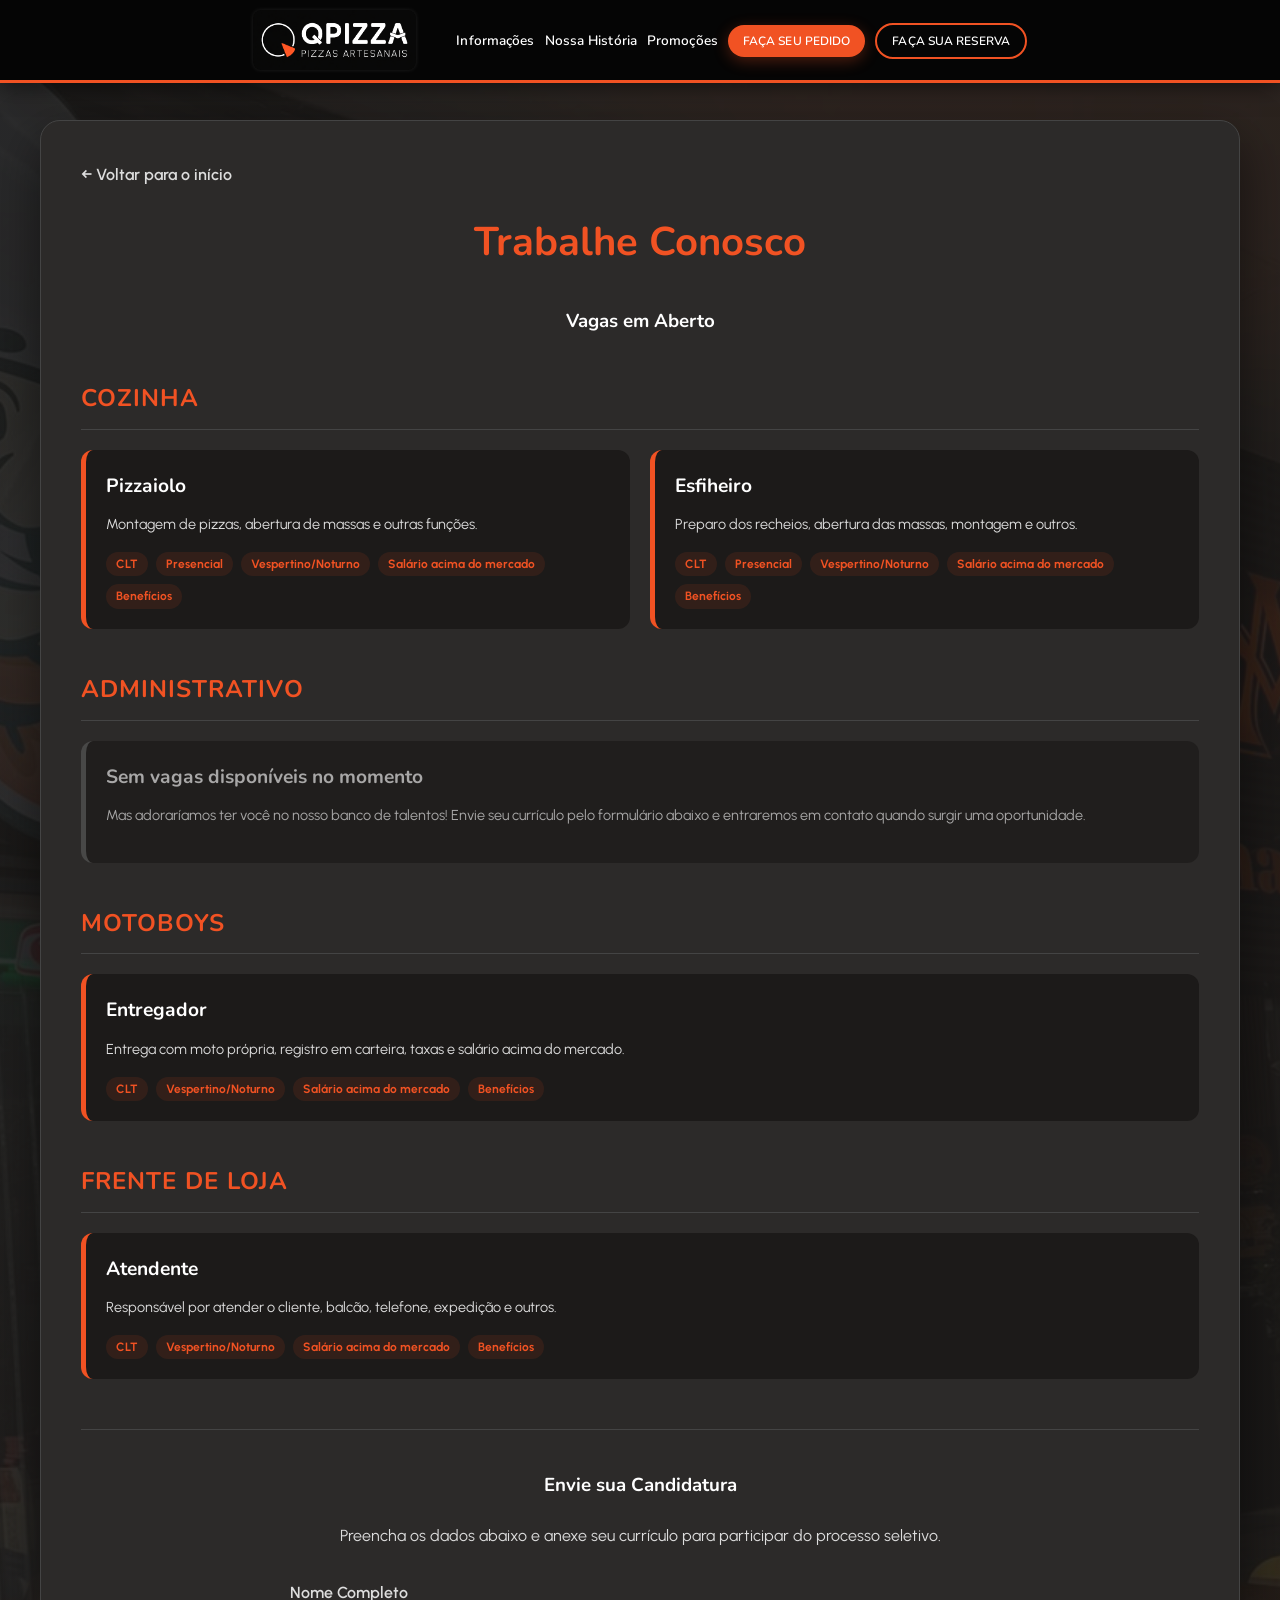
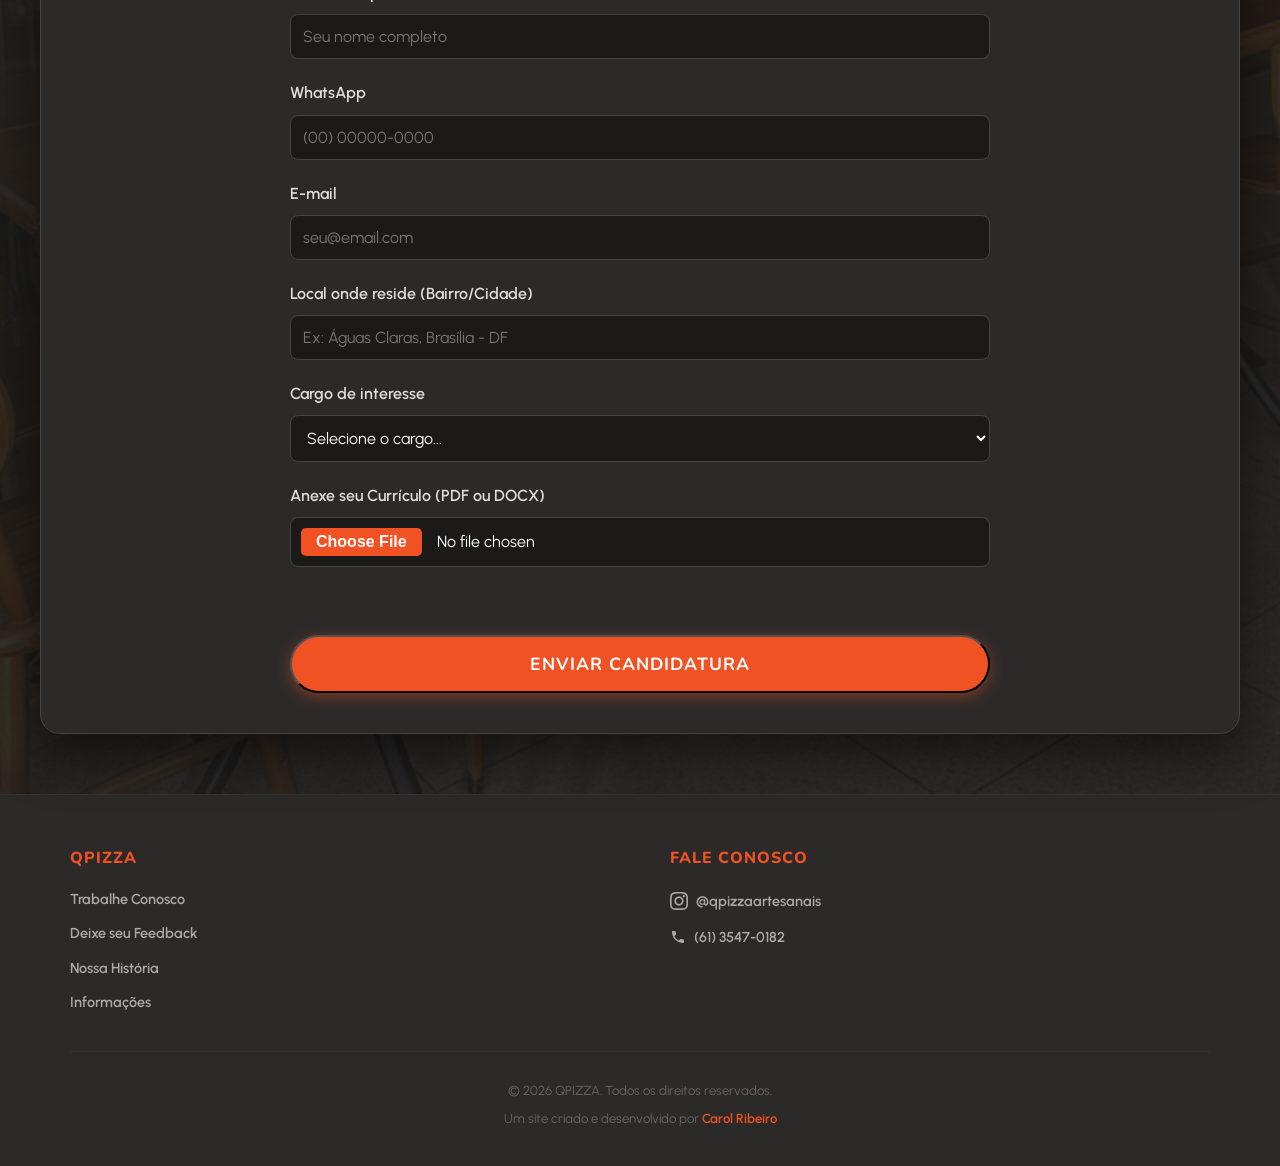
<file: trabalhe-conosco.html>
<!DOCTYPE html>
<html lang="pt-BR">
<head>
    <meta charset="UTF-8">
    <meta name="viewport" content="width=device-width, initial-scale=1.0">
    <link rel="icon" href="qpizza_favicon.ico">
    <link rel="apple-touch-icon" href="qpizza_favicon-512.png">
    <title>Trabalhe Conosco - QPIZZA</title>
    <link rel="stylesheet" href="styles.css">
    <link rel="preconnect" href="https://fonts.googleapis.com">
    <link rel="preconnect" href="https://fonts.gstatic.com" crossorigin>
    <link href="https://fonts.googleapis.com/css2?family=Nunito:wght@700;800&family=Urbanist:wght@400;500;600&display=swap" rel="stylesheet">
    <style>
        .recrutamento-page {
            min-height: 100vh;
            display: flex;
            align-items: center;
            justify-content: center;
            padding: 120px 20px 60px;
            background: linear-gradient(rgba(28, 26, 25, 0.9), rgba(28, 26, 25, 0.9)), url('fundo site.jpeg') center/cover no-repeat;
        }
        .recrutamento-container {
            background-color: var(--bg-alt);
            padding: 40px;
            border-radius: 20px;
            width: 100%;
            max-width: 1200px; /* Expanded to full page width */
            box-shadow: 0 20px 50px rgba(0,0,0,0.5);
            border: 1px solid #444;
        }
        .recrutamento-container h2 {
            color: var(--brand-orange);
            margin-bottom: 30px;
            text-align: center;
            font-size: 2.5rem;
        }
        .vagas-section {
            margin-bottom: 50px;
        }
        .setor-container {
            margin-bottom: 40px;
        }
        .setor-title {
            color: var(--brand-orange);
            font-size: 1.5rem;
            margin-bottom: 20px;
            border-bottom: 1px solid #444;
            padding-bottom: 10px;
            text-transform: uppercase;
            letter-spacing: 1px;
        }
        .vagas-grid {
            display: grid;
            grid-template-columns: repeat(auto-fit, minmax(280px, 1fr));
            gap: 20px;
        }
        .vaga-card {
            background-color: #1c1a19;
            padding: 20px;
            border-radius: 12px;
            border-left: 5px solid var(--brand-orange);
            transition: var(--transition);
            height: 100%;
            display: flex;
            flex-direction: column;
            justify-content: space-between;
        }
        .vaga-card:hover {
            transform: translateY(-5px);
            box-shadow: 0 5px 15px rgba(0,0,0,0.3);
        }
        .vaga-card h4 {
            color: #fff;
            margin-bottom: 10px;
            font-size: 1.2rem;
        }
        .vaga-card p {
            font-size: 0.9rem;
            color: var(--text-muted);
            margin-bottom: 15px;
        }
        .vaga-tags-wrapper {
            display: flex;
            flex-wrap: wrap;
            gap: 8px;
        }
        .vaga-tag {
            background-color: rgba(241, 82, 35, 0.1);
            color: var(--brand-orange);
            padding: 2px 10px;
            border-radius: 50px;
            font-size: 0.75rem;
            font-weight: 700;
        }
        .form-wrapper {
            max-width: 700px;
            margin: 0 auto;
        }
        .back-link {
            display: inline-block;
            margin-bottom: 20px;
            color: var(--text-muted);
            text-decoration: none;
            font-weight: 600;
            transition: var(--transition);
        }
        .back-link:hover {
            color: var(--brand-orange);
        }
        .file-input-wrapper {
            position: relative;
            margin-top: 5px;
        }
        input[type="file"] {
            background-color: #1c1a19;
            border: 1px solid #444;
            padding: 10px;
            width: 100%;
            border-radius: 8px;
            color: #fff;
            cursor: pointer;
        }
        input[type="file"]::file-selector-button {
            background-color: var(--brand-orange);
            color: white;
            padding: 5px 15px;
            border: none;
            border-radius: 5px;
            margin-right: 15px;
            cursor: pointer;
            transition: var(--transition);
            font-weight: 600;
        }
        input[type="file"]::file-selector-button:hover {
            background-color: #d1421b;
        }
        .vaga-sem-vagas {
            border-left: 5px solid #555;
            opacity: 0.7;
        }
        .vaga-sem-vagas h4 {
            color: var(--text-muted);
        }
        @media (max-width: 768px) {
            .recrutamento-page {
                padding: 100px 16px 60px;
                align-items: flex-start;
            }
            .recrutamento-container {
                padding: 25px 20px;
            }
            .recrutamento-container h2 {
                font-size: 1.8rem;
            }
            .vagas-grid {
                grid-template-columns: 1fr;
            }
            .setor-title {
                font-size: 1.2rem;
            }
            .form-wrapper {
                max-width: 100%;
            }
        }
    </style>
</head>
<body>
    <header>
        <div class="container navbar">
            <div class="logo">
                <a href="index.html"><img src="qpizza2.logo.png" alt="QPIZZA Logo"></a>
            </div>
            <nav>
                <ul>
                    <li><a href="informacoes.html">Informações</a></li>
                    <li><a href="historia.html">Nossa História</a></li>
                    <li><a href="promocoes.html">Promoções</a></li>
                    <li><a href="https://qpizza.wabiz.delivery/#!#setStore" target="_blank" class="btn-reserva">Faça seu Pedido</a></li>
                    <li><a href="reserva.html" class="btn-reserva btn-reserva-outline">Faça sua reserva</a></li>
                </ul>
            </nav>
            <div class="menu-toggle" id="mobile-menu">
                <span></span>
                <span></span>
                <span></span>
            </div>
        </div>
    </header>

    <main class="recrutamento-page">
        <div class="recrutamento-container">
            <a href="index.html" class="back-link">&larr; Voltar para o início</a>
            
            <div id="recrutamento-step-form">
                <h2>Trabalhe Conosco</h2>
                
                <section class="vagas-section">
                    <h3 class="text-center" style="margin-bottom: 40px; color: #fff;">Vagas em Aberto</h3>
                    
                    <!-- Setor: Cozinha -->
                    <div class="setor-container">
                        <h4 class="setor-title">Cozinha</h4>
                        <div class="vagas-grid">
                            <div class="vaga-card">
                                <div>
                                    <h4>Pizzaiolo</h4>
                                    <p>Montagem de pizzas, abertura de massas e outras funções.</p>
                                </div>
                                <div class="vaga-tags-wrapper">
                                    <span class="vaga-tag">CLT</span>
                                    <span class="vaga-tag">Presencial</span>
                                    <span class="vaga-tag">Vespertino/Noturno</span>
                                    <span class="vaga-tag">Salário acima do mercado</span>
                                    <span class="vaga-tag">Benefícios</span>
                                </div>
                            </div>
                            <div class="vaga-card">
                                <div>
                                    <h4>Esfiheiro</h4>
                                    <p>Preparo dos recheios, abertura das massas, montagem e outros.</p>
                                </div>
                                <div class="vaga-tags-wrapper">
                                    <span class="vaga-tag">CLT</span>
                                    <span class="vaga-tag">Presencial</span>
                                    <span class="vaga-tag">Vespertino/Noturno</span>
                                    <span class="vaga-tag">Salário acima do mercado</span>
                                    <span class="vaga-tag">Benefícios</span>
                                </div>
                            </div>
                        </div>
                    </div>

                    <!-- Setor: Administrativo -->
                    <div class="setor-container">
                        <h4 class="setor-title">Administrativo</h4>
                        <div class="vaga-card vaga-sem-vagas">
                            <div>
                                <h4>Sem vagas disponíveis no momento</h4>
                                <p>Mas adoraríamos ter você no nosso banco de talentos! Envie seu currículo pelo formulário abaixo e entraremos em contato quando surgir uma oportunidade.</p>
                            </div>
                        </div>
                    </div>

                    <!-- Setor: Motoboys -->
                    <div class="setor-container">
                        <h4 class="setor-title">Motoboys</h4>
                        <div class="vagas-grid">
                            <div class="vaga-card">
                                <div>
                                    <h4>Entregador</h4>
                                    <p>Entrega com moto própria, registro em carteira, taxas e salário acima do mercado.</p>
                                </div>
                                <div class="vaga-tags-wrapper">
                                    <span class="vaga-tag">CLT</span>
                                    <span class="vaga-tag">Vespertino/Noturno</span>
                                    <span class="vaga-tag">Salário acima do mercado</span>
                                    <span class="vaga-tag">Benefícios</span>
                                </div>
                            </div>
                        </div>
                    </div>

                    <!-- Setor: Frente de Loja -->
                    <div class="setor-container">
                        <h4 class="setor-title">Frente de Loja</h4>
                        <div class="vagas-grid">
                            <div class="vaga-card">
                                <div>
                                    <h4>Atendente</h4>
                                    <p>Responsável por atender o cliente, balcão, telefone, expedição e outros.</p>
                                </div>
                                <div class="vaga-tags-wrapper">
                                    <span class="vaga-tag">CLT</span>
                                    <span class="vaga-tag">Vespertino/Noturno</span>
                                    <span class="vaga-tag">Salário acima do mercado</span>
                                    <span class="vaga-tag">Benefícios</span>
                                </div>
                            </div>
                        </div>
                    </div>
                </section>

                <hr style="border: 0; border-top: 1px solid #444; margin: 40px 0;">

                <div class="form-wrapper">
                    <h3 class="text-center" style="margin-bottom: 20px; color: #fff;">Envie sua Candidatura</h3>
                    <p class="text-center" style="margin-bottom: 30px; color: var(--text-muted);">Preencha os dados abaixo e anexe seu currículo para participar do processo seletivo.</p>
                    <form id="form-recrutamento" action="https://api.web3forms.com/submit" method="POST" enctype="multipart/form-data">
                        <input type="hidden" name="access_key" value="3b9078c4-875b-42ab-92e3-fdb6d076d006">
                        <input type="hidden" name="subject" value="Nova Candidatura — QPizza">
                        <input type="hidden" name="from_name" value="Site QPizza — Recrutamento">
                        <input type="checkbox" name="botcheck" style="display:none">
                        <div class="form-group">
                            <label for="nome_candidato">Nome Completo</label>
                            <input type="text" id="nome_candidato" name="nome_completo" required placeholder="Seu nome completo">
                        </div>
                        <div class="form-group">
                            <label for="whatsapp_candidato">WhatsApp</label>
                            <input type="tel" id="whatsapp_candidato" name="whatsapp" required placeholder="(00) 00000-0000">
                        </div>
                        <div class="form-group">
                            <label for="email_candidato">E-mail</label>
                            <input type="email" id="email_candidato" name="email" required placeholder="seu@email.com">
                        </div>
                        <div class="form-group">
                            <label for="local">Local onde reside (Bairro/Cidade)</label>
                            <input type="text" id="local" name="local_residencia" required placeholder="Ex: Águas Claras, Brasília - DF">
                        </div>
                        <div class="form-group">
                            <label for="cargo">Cargo de interesse</label>
                            <select id="cargo" name="cargo_interesse" required>
                                <option value="" disabled selected>Selecione o cargo...</option>
                                <option value="Pizzaiolo">Pizzaiolo</option>
                                <option value="Esfiheiro">Esfiheiro</option>
                                <option value="Entregador (Motoboy)">Entregador (Motoboy)</option>
                                <option value="Atendente (Frente de Loja)">Atendente (Frente de Loja)</option>
                                <option value="Banco de Talentos">Banco de Talentos</option>
                            </select>
                        </div>
                        <div class="form-group">
                            <label for="curriculo">Anexe seu Currículo (PDF ou DOCX)</label>
                            <div class="file-input-wrapper">
                                <input type="file" id="curriculo" accept=".pdf,.doc,.docx">
                            </div>
                            <div id="upload-status" style="margin-top: 8px; font-size: 0.88rem; font-weight: 600; min-height: 20px;"></div>
                            <input type="hidden" id="curriculo_url" name="curriculo_url">
                        </div>
                        <button type="submit" class="btn btn-app w-100" style="margin-top: 20px;">Enviar Candidatura</button>
                    </form>
                </div>
            </div>

            <div id="recrutamento-step-confirm" style="display: none;" class="text-center">
                <div class="success-icon">✅</div>
                <h2>Candidatura Enviada!</h2>
                <p>Recebemos seus dados e seu currículo. Caso seu perfil combine com nossas vagas, entraremos em contato.</p>
                <p style="margin-top: 15px;">Boa sorte!</p>
                <a href="index.html" class="btn btn-insta" style="margin-top: 30px;">Voltar para o início</a>
            </div>
        </div>
    </main>

    <footer>
        <div class="container">
            <div class="footer-content">
                <div class="footer-links">
                    <span class="footer-heading">QPIZZA</span>
                    <a href="trabalhe-conosco.html">Trabalhe Conosco</a>
                    <a href="feedback.html">Deixe seu Feedback</a>
                    <a href="historia.html">Nossa História</a>
                    <a href="informacoes.html">Informações</a>
                </div>
                <div class="footer-contato">
                    <span class="footer-heading">Fale Conosco</span>
                    <a href="https://www.instagram.com/qpizzaartesanais/" target="_blank" class="footer-insta">
                        <svg xmlns="http://www.w3.org/2000/svg" viewBox="0 0 24 24" width="18" height="18" fill="currentColor"><path d="M12 2.163c3.204 0 3.584.012 4.85.07 3.252.148 4.771 1.691 4.919 4.919.058 1.265.069 1.645.069 4.849 0 3.205-.012 3.584-.069 4.849-.149 3.225-1.664 4.771-4.919 4.919-1.266.058-1.644.07-4.85.07-3.204 0-3.584-.012-4.849-.07-3.26-.149-4.771-1.699-4.919-4.92-.058-1.265-.07-1.644-.07-4.849 0-3.204.013-3.583.07-4.849.149-3.227 1.664-4.771 4.919-4.919 1.266-.057 1.645-.069 4.849-.069zm0-2.163c-3.259 0-3.667.014-4.947.072-4.358.2-6.78 2.618-6.98 6.98-.059 1.281-.073 1.689-.073 4.948 0 3.259.014 3.668.072 4.948.2 4.358 2.618 6.78 6.98 6.98 1.281.058 1.689.072 4.948.072 3.259 0 3.668-.014 4.948-.072 4.354-.2 6.782-2.618 6.979-6.98.059-1.28.073-1.689.073-4.948 0-3.259-.014-3.667-.072-4.947-.196-4.354-2.617-6.78-6.979-6.98-1.281-.059-1.69-.073-4.949-.073zm0 5.838c-3.403 0-6.162 2.759-6.162 6.162s2.759 6.163 6.162 6.163 6.162-2.759 6.162-6.163c0-3.403-2.759-6.162-6.162-6.162zm0 10.162c-2.209 0-4-1.79-4-4 0-2.209 1.791-4 4-4s4 1.791 4 4c0 2.21-1.791 4-4 4zm6.406-11.845c-.796 0-1.441.645-1.441 1.44s.645 1.44 1.441 1.44c.795 0 1.439-.645 1.439-1.44s-.644-1.44-1.439-1.44z"/></svg>
                        @qpizzaartesanais
                    </a>
                    <a href="tel:+556135470182" class="footer-tel">
                        <svg xmlns="http://www.w3.org/2000/svg" viewBox="0 0 24 24" width="16" height="16" fill="currentColor"><path d="M6.62 10.79c1.44 2.83 3.76 5.14 6.59 6.59l2.2-2.2c.27-.27.67-.36 1.02-.24 1.12.37 2.33.57 3.57.57.55 0 1 .45 1 1V20c0 .55-.45 1-1 1-9.39 0-17-7.61-17-17 0-.55.45-1 1-1h3.5c.55 0 1 .45 1 1 0 1.25.2 2.45.57 3.57.11.35.03.74-.25 1.02l-2.2 2.2z"/></svg>
                        (61) 3547-0182
                    </a>
                </div>
            </div>
            <div class="footer-bottom">
                <p>&copy; 2026 QPIZZA. Todos os direitos reservados.</p>
                <p>Um site criado e desenvolvido por <a href="https://www.instagram.com/carolribeirodev/" target="_blank">Carol Ribeiro</a></p>
            </div>
        </div>
    </footer>

    <script>
        // Menu Mobile
        const menuToggle = document.getElementById('mobile-menu');
        const nav = document.querySelector('nav ul');
        menuToggle.addEventListener('click', () => {
            nav.classList.toggle('active');
            menuToggle.classList.toggle('active');
        });
        nav.querySelectorAll('a').forEach(a => a.addEventListener('click', () => {
            nav.classList.remove('active');
            menuToggle.classList.remove('active');
        }));

        // Formulário de candidatura
        const form = document.getElementById('form-recrutamento');
        const formStep = document.getElementById('recrutamento-step-form');
        const confirmStep = document.getElementById('recrutamento-step-confirm');
        const submitBtn = form.querySelector('button[type="submit"]');
        const fileInput = document.getElementById('curriculo');
        const curriculoUrl = document.getElementById('curriculo_url');
        const uploadStatus = document.getElementById('upload-status');

        // Upload automático ao Cloudinary ao selecionar o arquivo
        fileInput.addEventListener('change', async () => {
            const file = fileInput.files[0];
            if (!file) return;

            uploadStatus.textContent = '⏳ Enviando arquivo...';
            uploadStatus.style.color = '#ffb49a';
            curriculoUrl.value = '';

            const data = new FormData();
            data.append('file', file);
            data.append('upload_preset', 'qpizza_curriculos');

            try {
                const res = await fetch('https://api.cloudinary.com/v1_1/dyacdjm3u/raw/upload', {
                    method: 'POST',
                    body: data
                });
                const result = await res.json();

                if (result.secure_url) {
                    curriculoUrl.value = result.secure_url;
                    uploadStatus.textContent = '✅ Arquivo anexado com sucesso!';
                    uploadStatus.style.color = '#a0f0a0';
                } else {
                    uploadStatus.textContent = '❌ Erro ao enviar arquivo. Tente novamente.';
                    uploadStatus.style.color = '#ff6b6b';
                    fileInput.value = '';
                }
            } catch {
                uploadStatus.textContent = '❌ Erro de conexão. Tente novamente.';
                uploadStatus.style.color = '#ff6b6b';
                fileInput.value = '';
            }
        });

        form.addEventListener('submit', async (e) => {
            e.preventDefault();

            // Verifica se o arquivo foi anexado e enviado ao Cloudinary
            if (fileInput.files.length > 0 && !curriculoUrl.value) {
                alert('Aguarde o upload do arquivo terminar antes de enviar.');
                return;
            }
            if (!curriculoUrl.value) {
                alert('Por favor, anexe seu currículo antes de enviar.');
                return;
            }

            submitBtn.disabled = true;
            submitBtn.textContent = 'Enviando...';

            try {
                const response = await fetch(form.action, {
                    method: 'POST',
                    body: new FormData(form),
                    headers: { 'Accept': 'application/json' }
                });

                const data = await response.json();

                if (data.success) {
                    formStep.style.display = 'none';
                    confirmStep.style.display = 'block';
                    window.scrollTo(0, 0);
                } else {
                    submitBtn.disabled = false;
                    submitBtn.textContent = 'Enviar Candidatura';
                    alert('Erro ao enviar. Tente novamente.');
                }
            } catch {
                submitBtn.disabled = false;
                submitBtn.textContent = 'Enviar Candidatura';
                alert('Erro de conexão. Verifique sua internet.');
            }
        });

    </script>
</body>
</html>
</file>
<file: styles.css>
:root {
    --bg-dark: #1c1a19;
    --bg-alt: #2c2a29;
    --brand-orange: #f15223;
    --text-light: #ffffff;
    --text-muted: #dddddd;
    --transition: all 0.3s ease;
}

* {
    margin: 0;
    padding: 0;
    box-sizing: border-box;
    cursor: url("data:image/svg+xml;utf8,<svg xmlns='http://www.w3.org/2000/svg' width='32' height='32'><text y='28' font-size='26'>🍕</text></svg>") 4 4, auto !important;
}

body {
    font-family: 'Urbanist', sans-serif;
    background-color: var(--bg-dark);
    color: var(--text-light);
    line-height: 1.7;
    scroll-behavior: smooth;
    -webkit-font-smoothing: antialiased;
}

h1, h2, h3, h4, h5, h6 {
    font-family: 'Nunito', sans-serif;
}

.promo-price, .pizza-preco, .preco-unico {
    color: #ffffff;
    text-shadow: 0 0 18px rgba(241, 82, 35, 0.7);
}

nav a, .btn, .btn-reserva, .section-title {
    font-family: 'Nunito', sans-serif;
}

.container {
    max-width: 1200px;
    margin: 0 auto;
    padding: 0 30px;
}

.text-center {
    text-align: center;
}

/* Header & Navigation */
header {
    background-color: rgb(5, 5, 5);
    padding: 10px 0;
    position: fixed;
    width: 100%;
    top: 0;
    z-index: 1000;
    border-bottom: 3px solid var(--brand-orange);
    box-shadow: 0 4px 20px rgba(0,0,0,0.5);
}

.navbar {
    display: flex;
    justify-content: center;
    align-items: center;
    flex-wrap: nowrap;
    gap: 40px;
}

.logo {
    flex-shrink: 0; /* Don't allow logo to shrink */
}

.logo img {
    height: 60px; /* Slightly reduced base height */
    width: auto;
    object-fit: contain;
    display: block;
    border-radius: 8px;
    transition: var(--transition);
    filter: brightness(1.1) contrast(1.1) drop-shadow(0 0 2px rgba(255,255,255,0.1));
}

nav {
    display: flex;
}

nav ul {
    display: flex;
    list-style: none;
    align-items: center;
    gap: 10px;
}

nav ul li {
    margin-left: 0;
}

nav ul li a {
    color: var(--text-light);
    text-decoration: none;
    font-weight: 600;
    font-size: 0.85rem; /* Better base size for 7 items */
    letter-spacing: 0.1px;
    transition: var(--transition);
    white-space: nowrap;
}

nav ul li a:hover {
    color: var(--brand-orange);
}

.btn-reserva {
    background-color: var(--brand-orange);
    padding: 8px 15px;
    border-radius: 50px;
    color: #fff !important;
    text-transform: uppercase;
    font-size: 0.75rem !important;
    box-shadow: 0 4px 15px rgba(241, 82, 35, 0.3);
}

.btn-reserva-outline {
    background-color: transparent !important;
    border: 2px solid var(--brand-orange);
    box-shadow: none !important;
}

.btn-reserva:hover {
    background-color: #d1421b;
    transform: translateY(-2px);
}

.btn-reserva-outline:hover {
    background-color: var(--brand-orange) !important;
    color: #fff !important;
}

/* Intermediate screens adjustment */
@media (max-width: 1200px) and (min-width: 1025px) {
    .container {
        padding: 0 15px;
    }
    nav ul {
        gap: 10px;
    }
    nav ul li a {
        font-size: 0.8rem;
    }
}

@media (max-width: 1024px) and (min-width: 769px) {
    .container {
        padding: 0 10px;
    }
    .logo img {
        height: 45px;
    }
    nav ul {
        gap: 8px;
    }
    nav ul li a {
        font-size: 0.75rem;
    }
    .btn-reserva {
        padding: 5px 10px;
        font-size: 0.7rem !important;
    }
}

/* Mobile Menu */
.menu-toggle {
    display: none;
    flex-direction: column;
    cursor: pointer;
}

.menu-toggle span {
    width: 25px;
    height: 3px;
    background-color: var(--text-light);
    margin: 4px 0;
    transition: var(--transition);
    transform-origin: center;
}

.menu-toggle.active span:nth-child(1) {
    transform: translateY(7px) rotate(45deg);
}
.menu-toggle.active span:nth-child(2) {
    opacity: 0;
    transform: scaleX(0);
}
.menu-toggle.active span:nth-child(3) {
    transform: translateY(-7px) rotate(-45deg);
}

/* Hero Section */
.hero {
    height: 100vh;
    background: linear-gradient(rgba(0,0,0,0.75), rgba(0,0,0,0.75)), url('fundo site.jpeg') center/cover no-repeat;
    display: flex;
    align-items: center;
    justify-content: center;
    text-align: center;
    padding-top: 80px;
}

.hero-content h1 {
    font-size: 2.2rem;
    font-weight: 700;
    margin-bottom: 20px;
    color: #ffffff;
    text-shadow: 2px 2px 10px rgba(0,0,0,0.8);
    line-height: 1.4;
    max-width: 900px;
    margin-left: auto;
    margin-right: auto;
    white-space: nowrap;
}

.hero-content p {
    font-size: 1.1rem;
    margin-bottom: 40px;
    color: #f0f0f0;
    white-space: nowrap;
    margin-left: auto;
    margin-right: auto;
    text-shadow: 1px 1px 5px rgba(0,0,0,0.8);
}

.hero-buttons {
    display: grid;
    grid-template-columns: 1fr 1fr;
    gap: 16px;
    max-width: 500px;
    margin: 0 auto;
}
.hero-buttons .btn {
    font-size: 0.88rem;
    letter-spacing: 0.5px;
    padding: 14px 20px;
    display: flex;
    align-items: center;
    justify-content: center;
    text-align: center;
}

.btn {
    display: inline-block;
    padding: 15px 35px;
    border-radius: 50px;
    text-decoration: none;
    font-weight: 700;
    font-size: 1.1rem;
    transition: var(--transition);
    cursor: pointer;
    text-transform: uppercase;
    letter-spacing: 1px;
}

.btn-insta {
    background-color: transparent;
    border: 2px solid #ffffff;
    color: #ffffff;
}

.btn-insta:hover {
    background-color: #ffffff;
    color: var(--bg-dark);
    transform: translateY(-3px);
}

.btn-app {
    background-color: var(--brand-orange);
    color: #fff;
    box-shadow: 0 4px 15px rgba(241, 82, 35, 0.4);
}

.btn-app:hover {
    background-color: #d1421b;
    transform: translateY(-3px);
}

.btn-cta {
    background-color: var(--brand-orange);
    color: #fff;
    font-size: 1.2rem;
    margin-top: 20px;
}

/* Sections */
.section {
    padding: 100px 0;
}
.destaques-grid {
    display: grid;
    grid-template-columns: 1fr 1fr;
    gap: 30px;
}
.destaque-card {
    background-color: var(--bg-alt);
    border-radius: 20px;
    padding: 50px 40px;
    border-bottom: 4px solid var(--brand-orange);
    text-align: center;
    display: flex;
    flex-direction: column;
    align-items: center;
    gap: 18px;
    transition: var(--transition);
}
.destaque-card:hover {
    transform: translateY(-5px);
    box-shadow: 0 10px 30px rgba(0,0,0,0.4);
}
.destaque-card p {
    color: var(--text-muted);
    font-size: 1rem;
    line-height: 1.6;
    margin: 0;
}
.destaque-card-marcado {
    background-color: var(--bg-dark);
    border: 2px solid rgba(241, 82, 35, 0.45);
    border-bottom: 5px solid var(--brand-orange);
    box-shadow: 0 4px 24px rgba(0, 0, 0, 0.35);
}

.bg-alt {
    background-color: var(--bg-alt);
}

.section-title {
    text-align: center;
    font-size: 3rem;
    font-weight: 700;
    margin-bottom: 60px;
    position: relative;
    padding-bottom: 20px;
    color: #ffffff;
}

.section-title::after {
    content: '';
    position: absolute;
    width: 100px;
    height: 5px;
    background-color: var(--brand-orange);
    bottom: 0;
    left: 50%;
    transform: translateX(-50%);
}

/* Grid & Cards */
.grid {
    display: grid;
    grid-template-columns: repeat(auto-fit, minmax(320px, 1fr));
    gap: 40px;
}

.card {
    background-color: var(--bg-alt);
    padding: 40px;
    border-radius: 15px;
    border-left: 8px solid var(--brand-orange);
    transition: var(--transition);
    box-shadow: 0 10px 30px rgba(0,0,0,0.2);
}

.card:hover {
    transform: translateY(-10px);
    box-shadow: 0 15px 40px rgba(0,0,0,0.4);
}

.card h3 {
    color: var(--brand-orange);
    font-size: 1.6rem;
    font-weight: 700;
    margin-bottom: 15px;
}

.card p {
    font-size: 1.1rem;
    color: #eeeeee;
}

/* Info & Location */
.info-content p {
    margin-bottom: 20px;
    font-size: 1.2rem;
    color: #f9f9f9;
}

.info-content strong {
    color: var(--brand-orange);
}

.locations-grid {
    display: grid;
    grid-template-columns: repeat(auto-fit, minmax(300px, 1fr)); /* Adjusted min-width */
    gap: 40px;
}

.location-item {
    display: flex;
    flex-direction: column;
    gap: 20px;
}

.address {
    text-align: center;
    color: #f0f0f0;
}

.address h3 {
    color: var(--brand-orange);
    font-size: 1.6rem; /* Slightly smaller */
    margin-bottom: 10px;
    font-weight: 700;
}

.address p {
    font-size: 1rem;
    line-height: 1.5;
}

/* Footer */
footer {
    background-color: var(--bg-alt);
    border-top: 1px solid #333;
    padding: 50px 0 30px;
    color: #aaaaaa;
    font-size: 0.95rem;
}
.footer-content {
    display: grid;
    grid-template-columns: 1fr 1fr;
    gap: 60px;
    padding-bottom: 36px;
    margin-bottom: 28px;
    border-bottom: 1px solid #333;
}
.footer-heading {
    color: var(--brand-orange);
    font-family: 'Nunito', sans-serif;
    font-size: 1rem;
    font-weight: 800;
    letter-spacing: 1px;
    text-transform: uppercase;
    margin-bottom: 4px;
    display: block;
}
.footer-links {
    display: flex;
    flex-direction: column;
    gap: 10px;
}
.footer-links a {
    color: #aaa;
    text-decoration: none;
    font-size: 0.9rem;
    font-weight: 600;
    transition: var(--transition);
}
.footer-links a:hover {
    color: var(--brand-orange);
}
.footer-contato {
    display: flex;
    flex-direction: column;
    gap: 12px;
}
.footer-insta,
.footer-tel {
    display: flex;
    align-items: center;
    gap: 8px;
    color: #aaa;
    text-decoration: none;
    font-size: 0.9rem;
    font-weight: 600;
    transition: var(--transition);
}
.footer-insta:hover,
.footer-tel:hover {
    color: var(--brand-orange);
}
.footer-bottom {
    text-align: center;
}
.footer-bottom p {
    font-size: 0.82rem;
    color: #666;
    margin-bottom: 6px;
}
.footer-bottom a {
    color: var(--brand-orange);
    text-decoration: none;
    font-weight: 600;
}
@media (max-width: 768px) {
    .footer-content {
        grid-template-columns: 1fr;
        gap: 28px;
        text-align: center;
    }
    .footer-brand {
        display: flex;
        justify-content: center;
    }
    .footer-contato {
        align-items: center;
    }
}

/* Modal Styles */
.modal {
    display: none;
    position: fixed;
    z-index: 2000;
    left: 0;
    top: 0;
    width: 100%;
    height: 100%;
    background-color: rgba(0,0,0,0.85);
    align-items: center;
    justify-content: center;
    backdrop-filter: blur(5px);
}

.modal-content {
    background-color: var(--bg-alt);
    padding: 40px;
    border-radius: 20px;
    width: 90%;
    max-width: 500px;
    position: relative;
    box-shadow: 0 20px 50px rgba(0,0,0,0.5);
    border: 1px solid #444;
    text-align: center;
}

.app-selection-grid {
    display: grid;
    grid-template-columns: 1fr 1fr;
    gap: 20px;
    margin-top: 30px;
}

.app-option {
    display: flex;
    flex-direction: column;
    align-items: center;
    gap: 15px;
    padding: 20px;
    background-color: #1c1a19;
    border-radius: 15px;
    text-decoration: none;
    color: #fff;
    transition: var(--transition);
    border: 1px solid transparent;
}

.app-option:hover {
    transform: translateY(-5px);
    border-color: var(--brand-orange);
    background-color: #252322;
}

.app-option img {
    width: 50px;
    height: 50px;
}

.app-option span {
    font-weight: 600;
    font-size: 0.9rem;
}

.close-modal {
    position: absolute;
    right: 20px;
    top: 15px;
    font-size: 30px;
    color: #fff;
    cursor: pointer;
    transition: var(--transition);
}

.close-modal:hover {
    color: var(--brand-orange);
}

.modal-content h3 {
    margin-bottom: 25px;
    color: var(--brand-orange);
    text-align: center;
    font-size: 1.8rem;
}

.form-group {
    margin-bottom: 20px;
}

.form-group label {
    display: block;
    margin-bottom: 8px;
    font-weight: 600;
    color: #ddd;
}

.form-group input, .form-group select {
    width: 100%;
    padding: 12px;
    border-radius: 8px;
    border: 1px solid #444;
    background-color: #1c1a19;
    color: #fff;
    font-family: inherit;
    font-size: 1rem;
}

.form-group input:focus {
    outline: none;
    border-color: var(--brand-orange);
}

.w-100 {
    width: 100%;
}

/* Success Step */
.success-icon {
    font-size: 4rem;
    margin-bottom: 20px;
}

.verificador-box {
    background-color: #1c1a19;
    padding: 20px;
    border-radius: 12px;
    border: 2px dashed var(--brand-orange);
    margin: 25px 0;
}

#codigo-verificador {
    font-size: 2rem;
    font-weight: 700;
    color: var(--brand-orange);
    letter-spacing: 3px;
    margin-top: 5px;
}

.warning-text {
    color: #ffcc00;
    margin-bottom: 25px;
}

/* Responsive */
@media (max-width: 992px) {
    .hero-content h1 {
        font-size: 3.2rem;
    }
}

@media (max-width: 768px) {
    .container {
        padding: 0 20px;
    }

    /* Navbar Mobile Fix */
    header {
        padding: 5px 0;
    }

    .navbar {
        height: 70px;
    }

    .logo img {
        height: 50px;
    }

    nav ul {
        display: none;
        flex-direction: column;
        position: absolute;
        top: 100%;
        left: 0;
        width: 100%;
        background-color: rgba(28, 26, 25, 0.98);
        padding: 30px 20px;
        border-bottom: 3px solid var(--brand-orange);
        box-shadow: 0 10px 20px rgba(0,0,0,0.5);
        max-height: calc(100vh - 70px);
        overflow-y: auto;
    }

    nav ul.active {
        display: flex;
    }

    nav ul li {
        margin: 10px 0;
        width: 100%;
        text-align: center;
    }

    nav ul li a {
        display: block;
        padding: 10px;
        font-size: 1.2rem;
    }

    .btn-reserva {
        display: inline-block !important;
        width: auto;
        margin-top: 10px;
    }

    .menu-toggle {
        display: flex;
        padding: 10px;
    }

    /* Hero Responsive */
    .hero {
        padding-top: 80px;
        height: auto;
        min-height: 100vh;
    }

    .hero-content h1 {
        font-size: 1.85rem;
        white-space: normal;
        padding: 0 10px;
    }

    .hero-content p {
        font-size: 1rem;
        white-space: normal;
        padding: 0 10px;
    }

    .hero-buttons {
        grid-template-columns: 1fr 1fr;
        gap: 12px;
        padding: 0 16px;
        max-width: 100%;
    }

    .btn {
        width: 100%;
        padding: 14px 20px;
        font-size: 1rem;
    }

    /* Sections */
    .section {
        padding: 60px 0;
    }
    .destaques-grid {
        grid-template-columns: 1fr;
        gap: 20px;
    }
    .destaque-card {
        padding: 36px 24px;
    }

    .section-title {
        font-size: 1.8rem;
        margin-bottom: 35px;
    }

    .grid {
        grid-template-columns: 1fr;
        gap: 20px;
    }

    .card {
        padding: 25px;
    }

    .map-container iframe {
        height: 220px;
    }

    /* Modal mobile */
    .modal-content {
        padding: 30px 20px;
        max-height: 90vh;
        overflow-y: auto;
    }

    .app-selection-grid {
        gap: 14px;
    }
}

@media (max-width: 480px) {
    .hero-content h1 {
        font-size: 1.55rem;
    }

    .hero-content p {
        font-size: 0.95rem;
    }

    .hero-buttons {
        padding: 0 16px;
    }

    .section-title {
        font-size: 1.6rem;
    }

    .btn-reserva {
        padding: 10px 16px;
    }

    .form-group input,
    .form-group select {
        font-size: 16px; /* evita zoom automático do iOS */
    }
}
</file>
